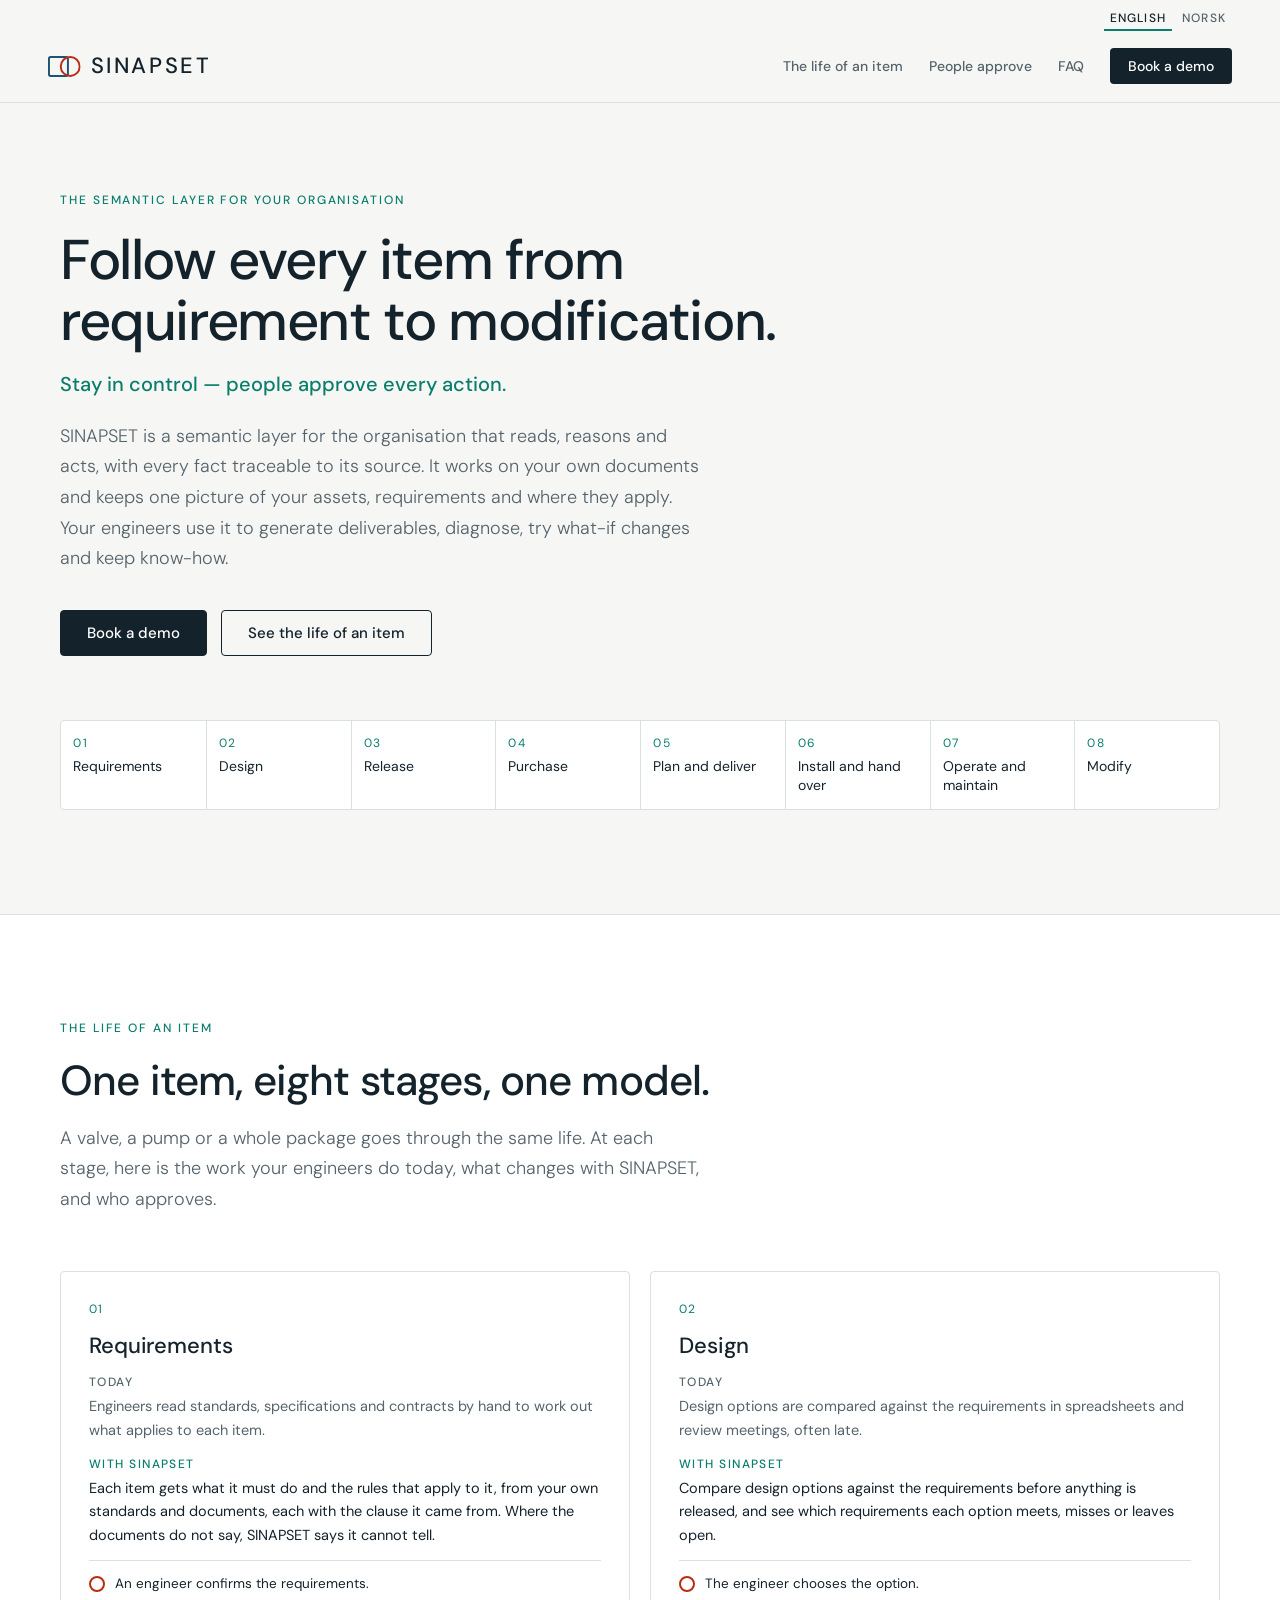
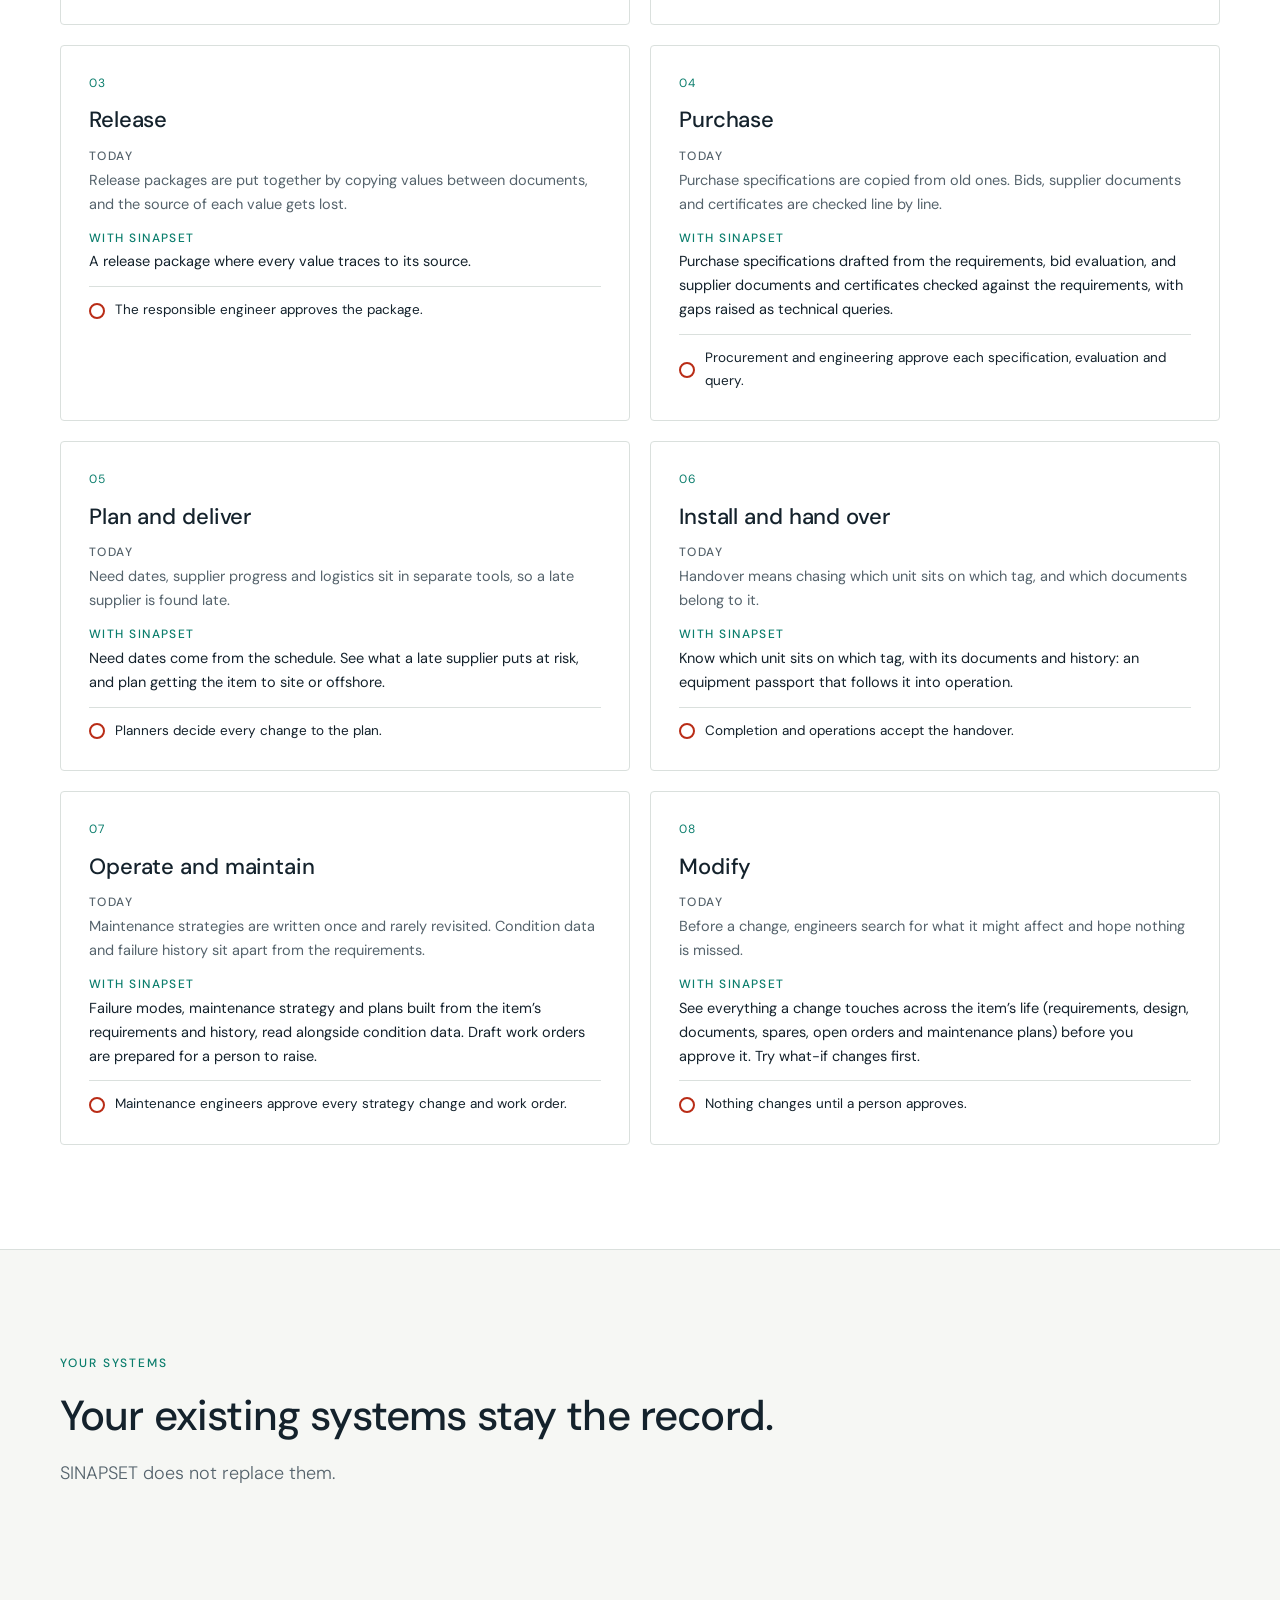
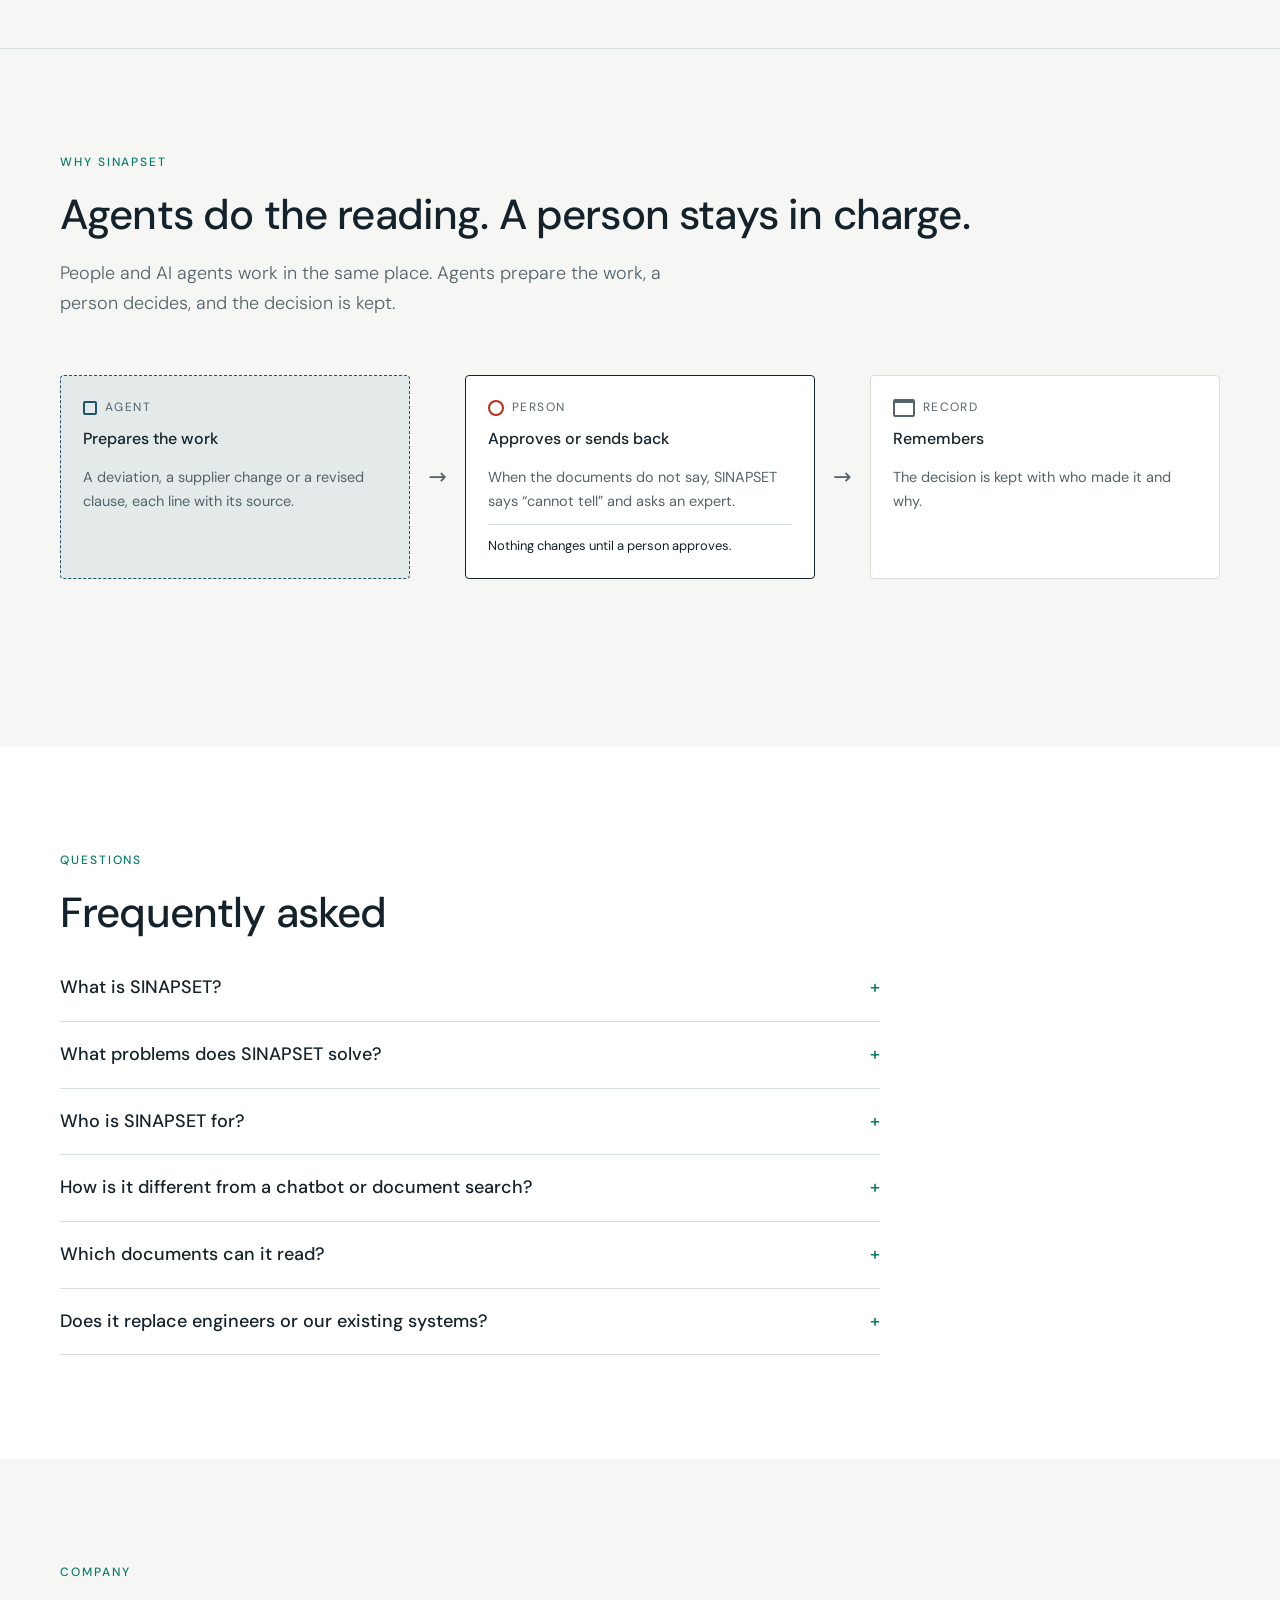
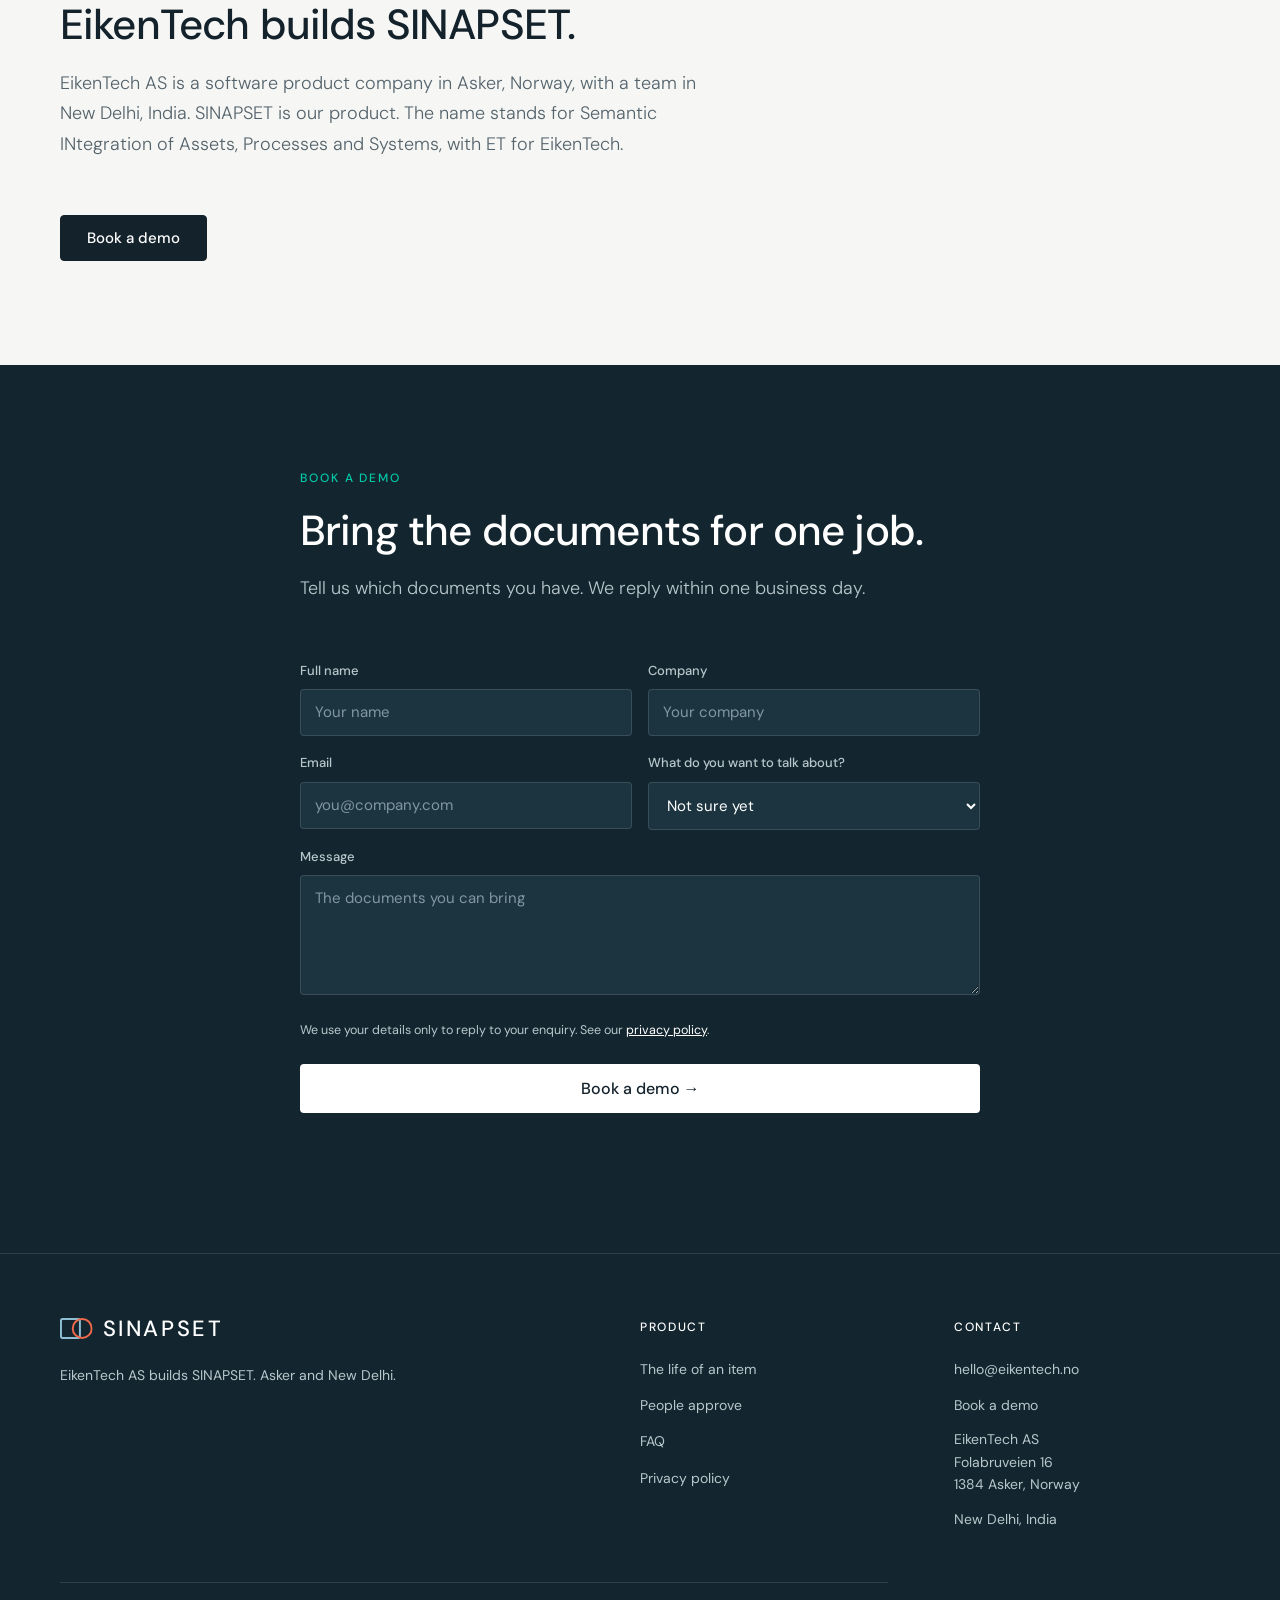
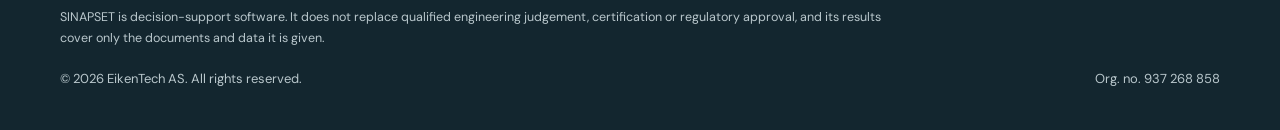
<file: index.html>
<!DOCTYPE html>
<html lang="en">
<head>
  <meta charset="UTF-8" />
  <meta name="viewport" content="width=device-width, initial-scale=1.0"/>
  <title>SINAPSET — follow every item through its life</title>
  <meta name="description" content="SINAPSET is a semantic layer that follows each item from requirement to modification. Stay in control — people approve every action."/>
  <link rel="canonical" href="https://eikentech.no/"/>
  <meta name="theme-color" content="#F6F7F4"/>
  <link rel="icon" href="favicon.png" type="image/png" sizes="384x384"/>
  <link rel="icon" href="favicon.svg" type="image/svg+xml"/>
  <meta property="og:type" content="website"/>
  <meta property="og:url" content="https://eikentech.no/"/>
  <meta property="og:site_name" content="SINAPSET"/>
  <meta property="og:title" content="SINAPSET — follow every item through its life"/>
  <meta property="og:description" content="SINAPSET is a semantic layer that follows each item from requirement to modification. Stay in control — people approve every action."/>
  <meta property="og:image" content="https://eikentech.no/og-image.png"/>
  <meta property="og:image:type" content="image/png"/>
  <meta property="og:image:width" content="1200"/>
  <meta property="og:image:height" content="630"/>
  <meta property="og:image:alt" content="SINAPSET — follow every item through its life. Stay in control: people approve every action."/>
  <meta property="og:locale" content="en_GB"/>
  <meta property="og:locale:alternate" content="nb_NO"/>
  <meta name="twitter:card" content="summary_large_image"/>
  <meta name="twitter:title" content="SINAPSET — follow every item through its life"/>
  <meta name="twitter:description" content="SINAPSET is a semantic layer that follows each item from requirement to modification. Stay in control — people approve every action."/>
  <meta name="twitter:image" content="https://eikentech.no/og-image.png"/>
  <meta name="twitter:image:alt" content="SINAPSET — follow every item through its life. Stay in control: people approve every action."/>
  <script type="application/ld+json">
  {
    "@context": "https://schema.org",
    "@type": "Organization",
    "@id": "https://eikentech.no/#organization",
    "name": "EikenTech AS",
    "legalName": "EikenTech AS",
    "alternateName": "EikenTech",
    "description": "EikenTech AS is a Norwegian software product company in Asker. It builds SINAPSET, a semantic layer for engineering organisations that follows each item from requirements and design through purchase, installation, maintenance and modification, with every fact traceable to its source. Stay in control: people approve every action. EikenTech sells its own software product; it is not an IT consultancy.",
    "url": "https://eikentech.no/",
    "logo": "https://eikentech.no/favicon.png",
    "knowsAbout": ["Engineering software", "Semantic layer", "Requirements management", "Asset lifecycle", "Procurement engineering", "Maintenance engineering"],
    "email": "hello@eikentech.no",
    "taxID": "937268858",
    "identifier": { "@type": "PropertyValue", "propertyID": "Organisasjonsnummer", "value": "937268858" },
    "brand": { "@type": "Brand", "name": "SINAPSET" },
    "address": { "@type": "PostalAddress", "streetAddress": "Folabruveien 16", "postalCode": "1384", "addressLocality": "Asker", "addressCountry": "NO" },
    "location": [
      { "@type": "Place", "name": "Asker", "address": { "@type": "PostalAddress", "streetAddress": "Folabruveien 16", "postalCode": "1384", "addressLocality": "Asker", "addressCountry": "NO" } },
      { "@type": "Place", "name": "New Delhi", "address": { "@type": "PostalAddress", "addressLocality": "New Delhi", "addressCountry": "IN" } }
    ]
  }
  </script>
  <script type="application/ld+json">
  {
    "@context": "https://schema.org",
    "@type": "SoftwareApplication",
    "name": "SINAPSET",
    "alternateName": "Semantic INtegration of Assets, Processes and Systems",
    "applicationCategory": "BusinessApplication",
    "operatingSystem": "Web",
    "url": "https://eikentech.no/",
    "publisher": { "@id": "https://eikentech.no/#organization" },
    "description": "SINAPSET is a semantic layer for the organisation that reads, reasons and acts, with every fact traceable to its source. Stay in control: people approve every action. It works on the organisation's own documents, keeps one picture of its assets, requirements and where they apply, and follows each item through its life: requirements, design, release, purchase, plan and deliver, install and hand over, operate and maintain, and modify. Engineers use it to generate deliverables, diagnose problems, try what-if changes and keep know-how. The organisation's existing systems stay the record; SINAPSET does not replace them.",
    "featureList": [
      "Requirements: what each item must do and which rules apply, from your own standards and documents",
      "Design: compare design options against the requirements before release",
      "Release: release packages where every value traces to its source",
      "Purchase: purchase specifications, bid evaluation, and supplier documents and certificates checked against the requirements",
      "Plan and deliver: need dates from the schedule and what a late supplier puts at risk",
      "Install and hand over: which unit sits on which tag, with its documents (equipment passport)",
      "Operate and maintain: failure modes, maintenance strategy and plans, and draft work orders",
      "Modify: everything a change touches across the item's life, before you approve it",
      "Stay in control: people approve every action; every fact traces to its source"
    ],
    "audience": { "@type": "BusinessAudience", "audienceType": "Engineering, operations and maintenance, quality, procurement and supplier quality, and document control teams, starting in oil and gas and offshore, with energy, manufacturing, space, aerospace and defence" },
    "keywords": "semantic layer, engineering software, asset lifecycle, requirements, design comparison, release package, purchase specification, bid evaluation, equipment passport, maintenance strategy, change impact, decision support"
  }
  </script>
  <script type="application/ld+json">
  {
    "@context": "https://schema.org",
    "@type": "FAQPage",
    "mainEntity": [
      { "@type": "Question", "name": "What is SINAPSET?",
        "acceptedAnswer": { "@type": "Answer", "text": "SINAPSET is a semantic layer for the organisation from EikenTech. It reads, reasons and acts, with every fact traceable to its source, and people approve every action. It reads the organisation's own documents and data into one picture of its assets, requirements and where they apply, and follows each item from requirement to design, purchase, installation, maintenance and modification. Agents propose work from that model, such as engineering deliverables, diagnoses and what-if answers, and a person approves it before anything is acted on." } },
      { "@type": "Question", "name": "What problems does SINAPSET solve?",
        "acceptedAnswer": { "@type": "Answer", "text": "It generates engineering deliverables, helps diagnose problems and test what-if changes, keeps know-how, and answers the questions that otherwise take days of reading: what a revised standard or contract change affects, where your specification disagrees with the standards it claims, whether a supplier's quote or datasheet meets your requirements, which requirements apply to a piece of equipment, and why a past decision was made." } },
      { "@type": "Question", "name": "Who is SINAPSET for?",
        "acceptedAnswer": { "@type": "Answer", "text": "Engineering, operations and maintenance, quality and product assurance, procurement and supplier quality, and document control teams in industries run on standards and long-lived assets. We start in oil and gas and offshore; energy, manufacturing, space, aerospace and defence follow on the same platform." } },
      { "@type": "Question", "name": "How is it different from a chatbot or document search?",
        "acceptedAnswer": { "@type": "Answer", "text": "A chatbot or search tool finds text and lets a model guess. SINAPSET keeps one model of your items, their requirements and their history, shows the source behind every line, and says 'cannot tell' when the documents do not give an answer. A person approves the work, and the decision is kept." } },
      { "@type": "Question", "name": "Which documents can it read?",
        "acceptedAnswer": { "@type": "Answer", "text": "Standards and their amendments, contracts and contract changes, internal specifications, supplier quotes, datasheets and registers, as PDF, Word or Excel. SINAPSET works on your own documents." } },
      { "@type": "Question", "name": "Does it replace engineers or our existing systems?",
        "acceptedAnswer": { "@type": "Answer", "text": "No. SINAPSET is decision support. It prepares the work and a qualified person decides. Your existing systems stay the record; SINAPSET does not replace them." } }
    ]
  }
  </script>
  <link rel="alternate" type="text/plain" href="/llms.txt" title="SINAPSET summary for AI assistants"/>
  <link rel="stylesheet" href="fonts.css"/>
  <style>
    /* Nordic: snow and white surfaces, fjord-blue ink, one pine-teal accent from the ET mark, hairlines instead of shadows. */
    :root {
      --snow: #F6F7F4;
      --white: #FFFFFF;
      --birch: #ECE8DF;
      --ink: #14222C;
      --muted: #55636C;
      --line: #DAE0DD;
      --fjord: #13262F;
      --fjord-2: #1C3440;
      --fjord-line: rgba(255,255,255,0.12);
      --frost: #B9C7CC;
      --teal: #00C9A7;
      --teal-ink: #0A7D6C;
      --teal-wash: rgba(0,168,140,0.10);
      --amber: #7a4e00; /* brand book 'differ' */
      --clause-mark: rgba(30,84,112,0.16);
      /* SINAPSET brand book: agent = square, stamp = a person's approval (docs/product/design/sinapset-theme.md) */
      --agent: #1e5470;
      --stamp: #b92c16;
      --agent-wash: rgba(30,84,112,0.08);
      --mark-agent: var(--agent);
      --mark-stamp: var(--stamp);
      --r: 4px;
    }

    *, *::before, *::after { box-sizing: border-box; margin: 0; padding: 0; }
    html { scroll-behavior: smooth; }
    body {
      font-family: 'DM Sans', system-ui, -apple-system, 'Segoe UI', sans-serif;
      background: var(--snow);
      color: var(--ink);
      font-size: 16px;
      line-height: 1.65;
      overflow-x: hidden;
    }
    a { color: inherit; }
    :focus-visible { outline: 2px solid var(--teal-ink); outline-offset: 2px; }

    /* ── WORDMARK ── one face for SINAPSET and EikenTech: DM Sans Medium; the symbol carries the colour */
    .wm { display: inline-flex; align-items: baseline; font-family: 'DM Sans', sans-serif; font-weight: 500; letter-spacing: 0.12em; font-size: 22px; line-height: 1; color: var(--ink); text-decoration: none; white-space: nowrap; }
    .on-dark .wm { color: var(--white); }
    .on-dark { --mark-agent: #8fbdd3; --mark-stamp: #f0694a; }
    .lockup { display: inline-flex; align-items: center; gap: 0.45em; font-size: 22px; }
    .lockup .mk { height: 0.95em; width: auto; aspect-ratio: 100 / 64; flex: none; overflow: visible; }
    .lockup .wm { font-size: 1em; }
    .brand-lockup { display: inline-flex; flex-direction: column; gap: 5px; text-decoration: none; }
    .brand-by { font-size: 12px; color: var(--muted); letter-spacing: 0.02em; }
    .on-dark .brand-by { color: var(--frost); }

    /* ── LANGUAGE ── */
    .lang-bar { display: flex; justify-content: flex-end; gap: 4px; padding: 8px 48px 0; }
    .lang-btn {
      background: transparent; border: 0; border-bottom: 2px solid transparent;
      color: var(--muted); padding: 2px 6px; cursor: pointer;
      font: 500 12px/1.4 'DM Sans', sans-serif; letter-spacing: 0.1em; text-transform: uppercase;
    }
    .lang-btn.active { color: var(--ink); border-bottom-color: var(--teal-ink); }

    /* ── NAV ── */
    nav {
      position: sticky; top: 0; z-index: 100;
      background: rgba(246,247,244,0.94);
      backdrop-filter: blur(10px); -webkit-backdrop-filter: blur(10px);
      display: flex; align-items: center; justify-content: space-between;
      padding: 0 48px; min-height: 72px;
      border-bottom: 1px solid var(--line);
    }
    .nav-links { display: flex; gap: 26px; list-style: none; align-items: center; }
    .nav-links a { color: var(--muted); text-decoration: none; font-size: 14px; font-weight: 500; }
    .nav-links a:hover { color: var(--ink); }
    .nav-cta {
      background: var(--ink); color: var(--white) !important;
      padding: 9px 18px; border-radius: var(--r); font-weight: 500 !important;
    }
    .nav-cta:hover { background: var(--fjord-2); }
    .nav-toggle {
      display: none; background: transparent; border: 1px solid var(--line); border-radius: var(--r);
      color: var(--ink); font-size: 18px; line-height: 1; padding: 7px 10px; cursor: pointer;
    }

    /* ── LAYOUT ── */
    section { padding: 104px 48px; scroll-margin-top: 80px; }
    .inner { max-width: 1160px; margin: 0 auto; }
    .section-label {
      font-size: 12px; font-weight: 500; letter-spacing: 0.16em; text-transform: uppercase;
      color: var(--teal-ink); margin-bottom: 18px;
    }
    h1, h2, h3, h4 { font-family: 'DM Sans', sans-serif; font-weight: 500; text-wrap: balance; }
    h1 { font-size: clamp(34px, 4.6vw, 56px); line-height: 1.1; letter-spacing: -0.025em; margin-bottom: 24px; }
    h2 { font-size: clamp(28px, 3.3vw, 42px); line-height: 1.15; letter-spacing: -0.02em; margin-bottom: 18px; }
    h3 { font-size: 18px; line-height: 1.35; letter-spacing: -0.005em; margin-bottom: 8px; }
    h4 { font-size: 16px; line-height: 1.4; margin-bottom: 6px; }
    .section-intro { font-size: 18px; font-weight: 300; color: var(--muted); max-width: 640px; line-height: 1.7; margin-bottom: 56px; }
    .small { font-size: 13px; color: var(--muted); line-height: 1.6; }
    .dark { background: var(--fjord); color: var(--white); }
    .dark .section-label { color: var(--teal); }
    .dark .section-intro, .dark .small { color: var(--frost); }
    .band-birch { background: var(--birch); }
    .band-white { background: var(--white); }
    .rule { border-top: 1px solid var(--line); }

    .btn {
      display: inline-flex; align-items: center; gap: 8px;
      padding: 13px 26px; border-radius: var(--r); text-decoration: none;
      font: 500 15px/1.2 'DM Sans', sans-serif; border: 1px solid var(--ink); cursor: pointer;
    }
    .btn-primary { background: var(--ink); color: var(--white); }
    .btn-primary:hover { background: var(--fjord-2); }
    .btn-outline { background: transparent; color: var(--ink); }
    .btn-outline:hover { border-color: var(--teal-ink); color: var(--teal-ink); }
    .ctas { display: flex; gap: 14px; flex-wrap: wrap; }

    /* ── DIAGRAM PRIMITIVES ── */
    .box { background: var(--white); border: 1px solid var(--line); border-radius: var(--r); }
    .doc {
      flex: none; width: 24px; height: 30px; border: 1px solid var(--frost); border-radius: 2px; background: var(--white);
      background-image: linear-gradient(var(--frost), var(--frost)), linear-gradient(var(--frost), var(--frost)), linear-gradient(var(--frost), var(--frost)), linear-gradient(var(--frost), var(--frost));
      background-size: 13px 1px, 11px 1px, 13px 1px, 8px 1px;
      background-position: 5px 8px, 5px 12px, 5px 16px, 5px 20px;
      background-repeat: no-repeat;
    }
    .sq { flex: none; width: 14px; height: 14px; border: 2px solid var(--agent); border-radius: 2px; }
    .ci { flex: none; width: 16px; height: 16px; border: 2px solid var(--stamp); border-radius: 50%; }
    .sys { flex: none; width: 22px; height: 18px; border: 2px solid var(--muted); border-radius: 2px; box-shadow: inset 0 4px 0 -2px var(--muted); }
    .item { display: flex; gap: 12px; align-items: center; padding: 11px 14px; font-size: 14.5px; line-height: 1.35; }
    .item small { display: block; font-size: 12.5px; color: var(--muted); }
    .col-label { font-size: 12px; letter-spacing: 0.14em; text-transform: uppercase; color: var(--muted); margin-bottom: 4px; }
    .arrow { color: var(--muted); font-size: 22px; text-align: center; line-height: 1; }
    .arrow::before { content: "→"; }

    /* ── HERO ── */
    .hero { padding: 88px 48px 104px; }
    .hero .section-intro { margin-bottom: 36px; }
    .hero-flow { display: grid; grid-template-columns: 1fr auto 1.2fr auto 1fr; gap: 18px; align-items: start; margin-top: 72px; }
    .hero-flow > .arrow, .hero-flow > .core { align-self: center; }
    .stack { display: grid; gap: 10px; min-width: 0; }
    .core { padding: 28px 24px; display: grid; gap: 16px; justify-items: center; text-align: center; border-color: var(--ink); }
    .core .lockup { font-size: 26px; }
    .axes3 { display: grid; grid-template-columns: 1fr 1fr 1fr; gap: 6px; width: 100%; }
    .axes3 > span { padding: 7px 4px; border: 1px solid var(--line); border-radius: 2px; font-size: 12.5px; background: var(--snow); }
    .trace { display: flex; align-items: center; gap: 8px; font-size: 12.5px; color: var(--muted); }
    .trace i { font-style: normal; padding: 2px 8px; background: var(--clause-mark); border-left: 2px solid var(--agent); color: var(--ink); }

    /* ── PROBLEMS ── */
    .problems { display: grid; grid-template-columns: repeat(3, 1fr); gap: 20px; }
    .prob { padding: 26px; display: grid; gap: 14px; align-content: start; min-width: 0; }
    .prob .ask { font-size: 18px; line-height: 1.4; letter-spacing: -0.005em; }
    .prob .ask::before { content: "“"; color: var(--teal-ink); }
    .prob .ask::after { content: "”"; color: var(--teal-ink); }
    .prob .does { font-size: 14.5px; color: var(--muted); border-top: 1px solid var(--line); padding-top: 12px; }
    .prob .does b { display: block; font-size: 12px; letter-spacing: 0.12em; text-transform: uppercase; font-weight: 500; color: var(--teal-ink); margin-bottom: 4px; }
    .who-for { display: grid; grid-template-columns: 1fr 1fr; gap: 20px; margin-top: 40px; }
    .who-for div { padding-top: 16px; border-top: 1px solid var(--ink); }
    .who-for p { font-size: 15px; color: var(--muted); }

    /* ── FAQ ── */
    .faq { max-width: 820px; }
    .faq details { border-bottom: 1px solid var(--line); padding: 18px 0; }
    .faq summary { cursor: pointer; list-style: none; display: flex; justify-content: space-between; gap: 16px; font-size: 18px; font-weight: 500; }
    .faq summary::-webkit-details-marker { display: none; }
    .faq summary::after { content: "+"; color: var(--teal-ink); }
    .faq details[open] summary::after { content: "−"; }
    .faq details p { margin-top: 10px; color: var(--muted); max-width: 70ch; }

    /* ── STEPS ── */
    .steps { display: grid; grid-template-columns: repeat(4, 1fr); gap: 0; border: 1px solid var(--line); border-radius: var(--r); background: var(--white); }
    .step { padding: 30px 26px; position: relative; min-width: 0; }
    .step + .step { border-left: 1px solid var(--line); }
    .step + .step::before {
      content: "→"; position: absolute; left: 0; top: 34px; transform: translateX(-50%);
      background: var(--white); color: var(--teal-ink); font-size: 15px; padding: 2px 0; line-height: 1;
    }
    .step-num { font-size: 12px; letter-spacing: 0.14em; text-transform: uppercase; color: var(--teal-ink); margin-bottom: 18px; display: block; }
    .step p { font-size: 14.5px; color: var(--muted); }
    .glyph { height: 44px; margin-bottom: 18px; display: flex; align-items: flex-end; gap: 5px; }
    .glyph .doc { width: 28px; height: 36px; }
    .glyph .hl { width: 46px; height: 36px; border: 1px solid var(--frost); border-radius: 2px; position: relative; background: var(--white); }
    .glyph .hl::after { content: ""; position: absolute; left: 5px; right: 5px; top: 14px; height: 8px; background: var(--clause-mark); border-left: 2px solid var(--agent); }
    .glyph .fan { display: grid; gap: 4px; }
    .glyph .fan i { display: block; height: 8px; width: 40px; border: 1px solid var(--frost); border-radius: 2px; }
    .glyph .fan i.re { border-color: var(--amber); width: 40px; }

    /* ── CHANGE TRACE ── */
    .change { display: grid; grid-template-columns: 0.9fr auto 1.4fr; gap: 28px; align-items: center; margin-bottom: 64px; }
    .editions { display: grid; gap: 10px; }
    .ed { display: flex; gap: 12px; align-items: center; padding: 14px 16px; }
    .ed.old { color: var(--muted); background: transparent; border-style: dashed; }
    .ed.old b { text-decoration: line-through; text-decoration-color: var(--frost); }
    .ed b { font-weight: 500; }
    .ed small { display: block; font-size: 12.5px; color: var(--muted); }
    .impact { display: grid; gap: 8px; }
    .imp { display: grid; grid-template-columns: 1fr auto; gap: 14px; align-items: center; padding: 12px 16px; font-size: 14.5px; }
    .imp small { display: block; color: var(--muted); font-size: 12.5px; }
    .flag { font-size: 11.5px; letter-spacing: 0.08em; text-transform: uppercase; padding: 3px 9px; border-radius: 999px; border: 1px solid var(--line); color: var(--muted); white-space: nowrap; }
    .flag.re { border-color: var(--amber); color: var(--amber); }
    .flag.ok { border-color: var(--teal-ink); color: var(--teal-ink); }

    /* ── SAMPLES ── */
    .cards { display: grid; grid-template-columns: repeat(3, 1fr); gap: 20px; }
    .card { padding: 30px; display: flex; flex-direction: column; gap: 12px; min-width: 0; }
    .card-tag { font-size: 12px; letter-spacing: 0.12em; text-transform: uppercase; color: var(--teal-ink); }
    .card p { font-size: 14.5px; color: var(--muted); }
    .list { list-style: none; display: grid; gap: 8px; margin-top: 4px; padding-top: 14px; border-top: 1px solid var(--line); }
    .list li { font-size: 14px; color: var(--ink); padding-left: 18px; position: relative; line-height: 1.55; }
    .list li::before { content: ""; position: absolute; left: 0; top: 0.62em; width: 8px; height: 1px; background: var(--teal-ink); }

    /* ── MODEL ── */
    .axes { display: grid; grid-template-columns: repeat(3, 1fr); gap: 18px; position: relative; }
    .axis { padding: 24px; border: 1px solid var(--fjord-line); border-radius: var(--r); background: var(--fjord-2); min-width: 0; }
    .axis h4 { color: var(--white); }
    .axis p { font-size: 14px; color: var(--frost); }
    .axis .k { font-size: 11.5px; letter-spacing: 0.14em; text-transform: uppercase; color: var(--teal); display: block; margin-bottom: 10px; }
    .hub {
      grid-column: 1 / -1; display: grid; grid-template-columns: 1fr auto 1fr; gap: 20px; align-items: center;
      padding: 26px 28px; border: 1px solid var(--teal); border-radius: var(--r);
    }
    .hub .fact { font-size: 17px; color: var(--white); }
    .hub .src { display: flex; gap: 12px; align-items: center; justify-content: flex-end; color: var(--frost); font-size: 14px; text-align: right; }
    .hub .src .doc { border-color: var(--frost); background-color: transparent; }
    .hub .link { color: var(--teal); font-size: 22px; }
    .hub .fact small, .hub .src small { display: block; font-size: 12.5px; color: var(--frost); }

    /* ── LIFE OF AN ITEM ── */
    .lifeline { margin-top: 64px; }
    .lifeline ol { list-style: none; display: grid; grid-template-columns: repeat(8, 1fr); gap: 0; border: 1px solid var(--line); border-radius: var(--r); background: var(--white); }
    .lifeline li + li { border-left: 1px solid var(--line); }
    .lifeline a { display: block; padding: 14px 12px; text-decoration: none; font-size: 14px; line-height: 1.35; height: 100%; }
    .lifeline a:hover { background: var(--teal-wash); }
    .lifeline .n { display: block; font-size: 12px; letter-spacing: 0.14em; color: var(--teal-ink); margin-bottom: 6px; }
    .life { display: grid; grid-template-columns: repeat(2, 1fr); gap: 20px; }
    .stage { padding: 28px; display: grid; gap: 12px; align-content: start; min-width: 0; scroll-margin-top: 90px; }
    .stage h3 { font-size: 22px; margin-bottom: 0; }
    .stage .today, .stage .with { font-size: 14.5px; color: var(--muted); }
    .stage .with { color: var(--ink); }
    .stage .lbl { display: block; font-size: 12px; letter-spacing: 0.12em; text-transform: uppercase; font-weight: 500; color: var(--muted); margin-bottom: 2px; }
    .stage .with .lbl { color: var(--teal-ink); }
    .stage .note { display: flex; gap: 10px; align-items: center; font-size: 13.5px; color: var(--ink); border-top: 1px solid var(--line); padding-top: 12px; }
    .hero .control { font-size: 20px; font-weight: 500; color: var(--teal-ink); margin: -8px 0 20px; }
    .skip { position: absolute; left: 8px; top: -60px; z-index: 200; background: var(--ink); color: var(--white); padding: 8px 14px; border-radius: var(--r); text-decoration: none; }
    .skip:focus { top: 8px; }

    /* ── CONNECT ── */
    .connect { display: grid; grid-template-columns: 1fr 200px 1fr; align-items: center; }
    .side { display: grid; gap: 10px; min-width: 0; }
    .conn { display: flex; justify-content: space-between; gap: 12px; align-items: center; padding: 12px 16px; font-size: 14.5px; position: relative; line-height: 1.35; }
    .conn small { display: block; font-size: 12.5px; color: var(--muted); }
    .side.l .conn::after, .side.r .conn::before { content: ""; position: absolute; top: 50%; width: 34px; border-top: 1px solid var(--frost); }
    .side.l .conn::after { right: -35px; }
    .side.r .conn::before { left: -35px; }
    .mark-ring {
      margin: 0 34px; aspect-ratio: 1; border-radius: 50%; border: 1px solid var(--ink); background: var(--white);
      display: grid; place-items: center; text-align: center;
    }
    .mark-ring .lockup { font-size: 14px; flex-direction: column; gap: 8px; }
    .mark-ring .lockup .mk { height: 22px; }

    /* ── APPROVAL ── */
    .approve { display: grid; grid-template-columns: 1fr auto 1fr auto 1fr; gap: 18px; align-items: stretch; margin-bottom: 64px; }
    .ap { padding: 22px; display: grid; gap: 10px; align-content: start; min-width: 0; }
    .ap.agent { border-style: dashed; border-color: var(--agent); background: var(--agent-wash); }
    .ap.person { border-color: var(--ink); }
    .ap .who { display: flex; align-items: center; gap: 8px; font-size: 12px; letter-spacing: 0.12em; text-transform: uppercase; color: var(--muted); }
    .ap p { font-size: 14.5px; color: var(--muted); }
    .ap .note { font-size: 13px; color: var(--ink); border-top: 1px solid var(--line); padding-top: 10px; }
    .approve .arrow { align-self: center; }
    .benefits { display: grid; grid-template-columns: repeat(3, 1fr); gap: 0; border-top: 1px solid var(--line); }
    .benefit { padding: 28px 28px 0 0; }
    .benefit + .benefit { padding-left: 28px; border-left: 1px solid var(--line); }
    .benefit p { font-size: 14.5px; color: var(--muted); }

    /* ── CONTACT ── */
    .contact-inner { max-width: 680px; margin: 0 auto; }
    .contact-form { display: grid; grid-template-columns: 1fr 1fr; gap: 16px; }
    .contact-form .full { grid-column: 1 / -1; }
    .form-group label { display: block; font-size: 13px; font-weight: 500; color: var(--frost); margin-bottom: 8px; }
    .form-group input, .form-group textarea, .form-group select {
      width: 100%; background: var(--fjord-2); border: 1px solid var(--fjord-line); color: var(--white);
      padding: 12px 14px; border-radius: var(--r); font: 400 15px/1.4 'DM Sans', sans-serif; outline: none;
    }
    .form-group input::placeholder, .form-group textarea::placeholder { color: #8197A0; }
    .form-group input:focus, .form-group textarea:focus, .form-group select:focus { border-color: var(--teal); }
    .form-group textarea { resize: vertical; min-height: 120px; }
    .form-group select option { background: var(--fjord); }
    .form-submit {
      grid-column: 1 / -1; background: var(--white); color: var(--ink); border: 0; padding: 15px;
      border-radius: var(--r); font: 500 16px/1.2 'DM Sans', sans-serif; cursor: pointer; margin-top: 8px;
    }
    .form-submit:hover { background: var(--snow); }
    .form-submit:disabled { opacity: 0.6; cursor: wait; }
    .form-status { grid-column: 1 / -1; font-size: 14px; min-height: 20px; color: var(--frost); }
    .form-status.ok { color: var(--teal); }
    .form-status.error { color: #F3B4A6; }
    .form-consent { grid-column: 1 / -1; font-size: 12.5px; color: var(--frost); line-height: 1.6; }
    .form-consent a { color: var(--white); }
    .form-hp { position: absolute; left: -9999px; width: 1px; height: 1px; overflow: hidden; }

    /* ── FOOTER ── */
    footer { background: var(--fjord); color: var(--frost); padding: 64px 48px 40px; border-top: 1px solid var(--fjord-line); }
    .footer-grid { display: grid; grid-template-columns: 2fr 1fr 1fr; gap: 48px; margin-bottom: 40px; }
    .footer-brand p { font-size: 14px; margin-top: 16px; line-height: 1.7; max-width: 360px; }
    .footer-col h5 { font-size: 12px; letter-spacing: 0.14em; text-transform: uppercase; font-weight: 500; color: var(--white); margin-bottom: 18px; }
    .footer-col ul { list-style: none; }
    .footer-col li { margin-bottom: 10px; }
    .footer-col a { color: var(--frost); text-decoration: none; font-size: 14px; }
    .footer-col a:hover { color: var(--white); }
    .footer-col .addr { font-size: 14px; line-height: 1.6; }
    .footer-legal { font-size: 12.5px; line-height: 1.65; max-width: 92ch; border-top: 1px solid var(--fjord-line); padding-top: 24px; margin-bottom: 20px; }
    .footer-bottom { display: flex; justify-content: space-between; align-items: center; gap: 12px; flex-wrap: wrap; font-size: 13px; }

    /* ── RESPONSIVE ── */
    @media (max-width: 1100px) {
      nav, .lang-bar { padding-left: 24px; padding-right: 24px; }
      section, .hero { padding-left: 24px; padding-right: 24px; }
      section { padding-top: 72px; padding-bottom: 72px; }
      .nav-toggle { display: block; }
      nav { flex-wrap: wrap; padding-top: 14px; padding-bottom: 14px; }
      .nav-links { display: none; }
      .nav-links.open { display: flex; flex-direction: column; align-items: flex-start; gap: 16px; width: 100%; padding: 16px 0 12px; }
      .hero-flow { grid-template-columns: 1fr; }
      .lifeline ol { grid-template-columns: repeat(4, 1fr); }
      .lifeline li:nth-child(5) { border-left: 0; }
      .lifeline li:nth-child(n+5) { border-top: 1px solid var(--line); }
      .life { grid-template-columns: 1fr; }
      .arrow::before { content: "↓"; }
      .steps { grid-template-columns: 1fr 1fr; }
      .step:nth-child(3) { border-left: 0; }
      .step:nth-child(n+3) { border-top: 1px solid var(--line); }
      .step:nth-child(3)::before { display: none; }
      .change { grid-template-columns: 1fr; }
      .problems { grid-template-columns: 1fr 1fr; }
      .who-for { grid-template-columns: 1fr; }
      .cards { grid-template-columns: 1fr; }
      .connect { grid-template-columns: 1fr; gap: 20px; }
      .side.l .conn::after, .side.r .conn::before { display: none; }
      .mark-ring { width: 170px; margin: 0 auto; }
      .approve { grid-template-columns: 1fr; }
      .benefits { grid-template-columns: 1fr; }
      .benefit, .benefit + .benefit { padding: 22px 0; border-left: 0; }
      .benefit + .benefit { border-top: 1px solid var(--line); }
      .footer-grid { grid-template-columns: 1fr 1fr; }
    }
    @media (max-width: 640px) {
      section, .hero { padding-left: 16px; padding-right: 16px; }
      nav, .lang-bar { padding-left: 16px; padding-right: 16px; }
      .problems { grid-template-columns: 1fr; }
      .lifeline ol { grid-template-columns: 1fr 1fr; }
      .lifeline li:nth-child(odd) { border-left: 0; }
      .lifeline li:nth-child(n+3) { border-top: 1px solid var(--line); }
      .steps { grid-template-columns: 1fr; }
      .step + .step { border-left: 0; border-top: 1px solid var(--line); }
      .step + .step::before { display: none; }
      .axes { grid-template-columns: 1fr; }
      .hub { grid-template-columns: 1fr; }
      .hub .src { justify-content: flex-start; text-align: left; }
      .hub .link { transform: rotate(90deg); justify-self: start; }
      .contact-form { grid-template-columns: 1fr; }
      .footer-grid { grid-template-columns: 1fr; }
    }
    @media (prefers-reduced-motion: reduce) { html { scroll-behavior: auto; } }

    /* ── LANGUAGE ── only hide the inactive language; never force a display value */
    body:not(.lang-no) [data-lang="no"],
    body.lang-no [data-lang="en"] { display: none !important; }
  </style>
</head>
<body>
<svg width="0" height="0" style="position:absolute" aria-hidden="true" focusable="false">
  <symbol id="sinapset-mark" viewBox="0 0 100 64">
    <rect x="3" y="3" width="58" height="58" rx="5" fill="none" stroke-width="6" style="stroke: var(--mark-agent)"/>
    <circle cx="68" cy="32" r="29" fill="none" stroke-width="6" style="stroke: var(--mark-stamp)"/>
  </symbol>
</svg>

<a class="skip" href="#top"><span data-lang="en">Skip to content</span><span data-lang="no" lang="nb">Hopp til innhold</span></a>

<!-- LANGUAGE BAR -->
<div class="lang-bar">
  <button class="lang-btn active" onclick="setLang('en')" id="btn-en" aria-pressed="true" lang="en">English</button>
  <button class="lang-btn" onclick="setLang('no')" id="btn-no" aria-pressed="false" lang="nb">Norsk</button>
</div>

<!-- NAV -->
<nav>
  <a href="#top" class="brand-lockup" aria-label="SINAPSET">
    <span class="lockup"><svg class="mk" viewBox="0 0 100 64" aria-hidden="true" focusable="false"><use href="#sinapset-mark"/></svg><span class="wm" aria-hidden="true">SINAPSET</span></span>
  </a>
  <button class="nav-toggle" id="nav-toggle" aria-expanded="false" aria-controls="nav-links" aria-label="Menu">☰</button>
  <ul class="nav-links" id="nav-links">
    <li><a href="#life" data-lang="en">The life of an item</a><a href="#life" data-lang="no" lang="nb">Livet til en enhet</a></li>
    <li><a href="#difference" data-lang="en">People approve</a><a href="#difference" data-lang="no" lang="nb">Mennesker godkjenner</a></li>
    <li><a href="#faq" data-lang="en">FAQ</a><a href="#faq" data-lang="no" lang="nb">Spørsmål</a></li>
    <li><a href="#contact" class="nav-cta" data-lang="en">Book a demo</a><a href="#contact" class="nav-cta" data-lang="no" lang="nb">Bestill en demo</a></li>
  </ul>
</nav>

<main id="top">

<!-- HERO -->
<section class="hero">
  <div class="inner">
    <div class="section-label" data-lang="en">The semantic layer for your organisation</div>
    <div class="section-label" data-lang="no" lang="nb">Det semantiske laget for organisasjonen</div>
    <h1 data-lang="en">Follow every item from requirement to modification.</h1>
    <p class="control" data-lang="en">Stay in control — people approve every action.</p>
    <h1 data-lang="no" lang="nb">Følg hver enhet fra krav til modifikasjon.</h1>
    <p class="control" data-lang="no" lang="nb">Behold kontrollen – mennesker godkjenner hver handling.</p>
    <p class="section-intro" data-lang="en">SINAPSET is a semantic layer for the organisation that reads, reasons and acts, with every fact traceable to its source. It works on your own documents and keeps one picture of your assets, requirements and where they apply. Your engineers use it to generate deliverables, diagnose, try what-if changes and keep know-how.</p>
    <p class="section-intro" data-lang="no" lang="nb">SINAPSET er et semantisk lag for organisasjonen som leser, resonnerer og handler, der hvert faktum kan spores til kilden. Det arbeider på dine egne dokumenter og gir ett bilde av anleggene, kravene og hvor de gjelder. Ingeniørene dine bruker det til å lage leveranser, finne feil, prøve hva-om-endringer og ta vare på kunnskap.</p>
    <div class="ctas">
      <a href="#contact" class="btn btn-primary" data-lang="en">Book a demo</a>
      <a href="#contact" class="btn btn-primary" data-lang="no" lang="nb">Bestill en demo</a>
      <a href="#life" class="btn btn-outline" data-lang="en">See the life of an item</a>
      <a href="#life" class="btn btn-outline" data-lang="no" lang="nb">Se livet til en enhet</a>
    </div>
    <div class="lifeline">
      <ol>
        <li><a href="#stage-1"><span class="n">01</span><span data-lang="en">Requirements</span><span data-lang="no" lang="nb">Krav</span></a></li>
        <li><a href="#stage-2"><span class="n">02</span><span data-lang="en">Design</span><span data-lang="no" lang="nb">Design</span></a></li>
        <li><a href="#stage-3"><span class="n">03</span><span data-lang="en">Release</span><span data-lang="no" lang="nb">Frigivelse</span></a></li>
        <li><a href="#stage-4"><span class="n">04</span><span data-lang="en">Purchase</span><span data-lang="no" lang="nb">Innkjøp</span></a></li>
        <li><a href="#stage-5"><span class="n">05</span><span data-lang="en">Plan and deliver</span><span data-lang="no" lang="nb">Planlegg og lever</span></a></li>
        <li><a href="#stage-6"><span class="n">06</span><span data-lang="en">Install and hand over</span><span data-lang="no" lang="nb">Installer og overlever</span></a></li>
        <li><a href="#stage-7"><span class="n">07</span><span data-lang="en">Operate and maintain</span><span data-lang="no" lang="nb">Drift og vedlikehold</span></a></li>
        <li><a href="#stage-8"><span class="n">08</span><span data-lang="en">Modify</span><span data-lang="no" lang="nb">Modifiser</span></a></li>
      </ol>
    </div>
  </div>
</section>

<!-- LIFE OF AN ITEM -->
<section class="band-white rule" id="life">
  <div class="inner">
    <div class="section-label" data-lang="en">The life of an item</div>
    <div class="section-label" data-lang="no" lang="nb">Livet til en enhet</div>
    <h2 data-lang="en">One item, eight stages, one model.</h2>
    <h2 data-lang="no" lang="nb">Én enhet, åtte trinn, én modell.</h2>
    <p class="section-intro" data-lang="en">A valve, a pump or a whole package goes through the same life. At each stage, here is the work your engineers do today, what changes with SINAPSET, and who approves.</p>
    <p class="section-intro" data-lang="no" lang="nb">En ventil, en pumpe eller en hel pakke går gjennom det samme livsløpet. For hvert trinn: arbeidet ingeniørene gjør i dag, hva som endres med SINAPSET, og hvem som godkjenner.</p>
    <div class="life">
      <article class="stage box" id="stage-1">
        <span class="card-tag">01</span>
        <h3 data-lang="en">Requirements</h3><h3 data-lang="no" lang="nb">Krav</h3>
        <p class="today" data-lang="en"><b class="lbl">Today</b>Engineers read standards, specifications and contracts by hand to work out what applies to each item.</p>
        <p class="today" data-lang="no" lang="nb"><b class="lbl">I dag</b>Ingeniører leser standarder, spesifikasjoner og kontrakter for hånd for å finne ut hva som gjelder for hver enhet.</p>
        <p class="with" data-lang="en"><b class="lbl">With SINAPSET</b>Each item gets what it must do and the rules that apply to it, from your own standards and documents, each with the clause it came from. Where the documents do not say, SINAPSET says it cannot tell.</p>
        <p class="with" data-lang="no" lang="nb"><b class="lbl">Med SINAPSET</b>Hver enhet får det den skal gjøre og reglene som gjelder for den, fra dine egne standarder og dokumenter, hver med klausulen den kom fra. Der dokumentene ikke gir svar, sier SINAPSET fra.</p>
        <p class="note"><span class="ci" aria-hidden="true"></span><span data-lang="en">An engineer confirms the requirements.</span><span data-lang="no" lang="nb">En ingeniør bekrefter kravene.</span></p>
      </article>
      <article class="stage box" id="stage-2">
        <span class="card-tag">02</span>
        <h3 data-lang="en">Design</h3><h3 data-lang="no" lang="nb">Design</h3>
        <p class="today" data-lang="en"><b class="lbl">Today</b>Design options are compared against the requirements in spreadsheets and review meetings, often late.</p>
        <p class="today" data-lang="no" lang="nb"><b class="lbl">I dag</b>Designalternativer sammenlignes med kravene i regneark og møter, ofte sent.</p>
        <p class="with" data-lang="en"><b class="lbl">With SINAPSET</b>Compare design options against the requirements before anything is released, and see which requirements each option meets, misses or leaves open.</p>
        <p class="with" data-lang="no" lang="nb"><b class="lbl">Med SINAPSET</b>Sammenlign designalternativer med kravene før noe frigis, og se hvilke krav hvert alternativ oppfyller, bryter eller lar stå åpne.</p>
        <p class="note"><span class="ci" aria-hidden="true"></span><span data-lang="en">The engineer chooses the option.</span><span data-lang="no" lang="nb">Ingeniøren velger alternativet.</span></p>
      </article>
      <article class="stage box" id="stage-3">
        <span class="card-tag">03</span>
        <h3 data-lang="en">Release</h3><h3 data-lang="no" lang="nb">Frigivelse</h3>
        <p class="today" data-lang="en"><b class="lbl">Today</b>Release packages are put together by copying values between documents, and the source of each value gets lost.</p>
        <p class="today" data-lang="no" lang="nb"><b class="lbl">I dag</b>Frigivelsespakker settes sammen ved å kopiere verdier mellom dokumenter, og kilden til hver verdi går tapt.</p>
        <p class="with" data-lang="en"><b class="lbl">With SINAPSET</b>A release package where every value traces to its source.</p>
        <p class="with" data-lang="no" lang="nb"><b class="lbl">Med SINAPSET</b>En frigivelsespakke der hver verdi kan spores til kilden.</p>
        <p class="note"><span class="ci" aria-hidden="true"></span><span data-lang="en">The responsible engineer approves the package.</span><span data-lang="no" lang="nb">Ansvarlig ingeniør godkjenner pakken.</span></p>
      </article>
      <article class="stage box" id="stage-4">
        <span class="card-tag">04</span>
        <h3 data-lang="en">Purchase</h3><h3 data-lang="no" lang="nb">Innkjøp</h3>
        <p class="today" data-lang="en"><b class="lbl">Today</b>Purchase specifications are copied from old ones. Bids, supplier documents and certificates are checked line by line.</p>
        <p class="today" data-lang="no" lang="nb"><b class="lbl">I dag</b>Innkjøpsspesifikasjoner kopieres fra gamle. Tilbud, leverandørdokumenter og sertifikater kontrolleres linje for linje.</p>
        <p class="with" data-lang="en"><b class="lbl">With SINAPSET</b>Purchase specifications drafted from the requirements, bid evaluation, and supplier documents and certificates checked against the requirements, with gaps raised as technical queries.</p>
        <p class="with" data-lang="no" lang="nb"><b class="lbl">Med SINAPSET</b>Innkjøpsspesifikasjoner laget fra kravene, tilbudsevaluering, og leverandørdokumenter og sertifikater kontrollert mot kravene, med mangler sendt som tekniske spørsmål.</p>
        <p class="note"><span class="ci" aria-hidden="true"></span><span data-lang="en">Procurement and engineering approve each specification, evaluation and query.</span><span data-lang="no" lang="nb">Innkjøp og prosjektering godkjenner hver spesifikasjon, evaluering og forespørsel.</span></p>
      </article>
      <article class="stage box" id="stage-5">
        <span class="card-tag">05</span>
        <h3 data-lang="en">Plan and deliver</h3><h3 data-lang="no" lang="nb">Planlegg og lever</h3>
        <p class="today" data-lang="en"><b class="lbl">Today</b>Need dates, supplier progress and logistics sit in separate tools, so a late supplier is found late.</p>
        <p class="today" data-lang="no" lang="nb"><b class="lbl">I dag</b>Behovsdatoer, leverandørfremdrift og logistikk ligger i ulike verktøy, så en forsinket leverandør oppdages sent.</p>
        <p class="with" data-lang="en"><b class="lbl">With SINAPSET</b>Need dates come from the schedule. See what a late supplier puts at risk, and plan getting the item to site or offshore.</p>
        <p class="with" data-lang="no" lang="nb"><b class="lbl">Med SINAPSET</b>Behovsdatoer hentes fra planen. Se hva en forsinket leverandør setter i fare, og planlegg frakt til anlegget eller offshore.</p>
        <p class="note"><span class="ci" aria-hidden="true"></span><span data-lang="en">Planners decide every change to the plan.</span><span data-lang="no" lang="nb">Planleggerne avgjør hver endring i planen.</span></p>
      </article>
      <article class="stage box" id="stage-6">
        <span class="card-tag">06</span>
        <h3 data-lang="en">Install and hand over</h3><h3 data-lang="no" lang="nb">Installer og overlever</h3>
        <p class="today" data-lang="en"><b class="lbl">Today</b>Handover means chasing which unit sits on which tag, and which documents belong to it.</p>
        <p class="today" data-lang="no" lang="nb"><b class="lbl">I dag</b>Overlevering betyr å lete etter hvilken enhet som sitter på hvilken tag, og hvilke dokumenter som hører til.</p>
        <p class="with" data-lang="en"><b class="lbl">With SINAPSET</b>Know which unit sits on which tag, with its documents and history: an equipment passport that follows it into operation.</p>
        <p class="with" data-lang="no" lang="nb"><b class="lbl">Med SINAPSET</b>Vit hvilken enhet som sitter på hvilken tag, med dokumenter og historikk: et utstyrspass som følger den inn i drift.</p>
        <p class="note"><span class="ci" aria-hidden="true"></span><span data-lang="en">Completion and operations accept the handover.</span><span data-lang="no" lang="nb">Ferdigstillelse og drift godkjenner overleveringen.</span></p>
      </article>
      <article class="stage box" id="stage-7">
        <span class="card-tag">07</span>
        <h3 data-lang="en">Operate and maintain</h3><h3 data-lang="no" lang="nb">Drift og vedlikehold</h3>
        <p class="today" data-lang="en"><b class="lbl">Today</b>Maintenance strategies are written once and rarely revisited. Condition data and failure history sit apart from the requirements.</p>
        <p class="today" data-lang="no" lang="nb"><b class="lbl">I dag</b>Vedlikeholdsstrategier skrives én gang og revideres sjelden. Tilstandsdata og feilhistorikk ligger adskilt fra kravene.</p>
        <p class="with" data-lang="en"><b class="lbl">With SINAPSET</b>Failure modes, maintenance strategy and plans built from the item’s requirements and history, read alongside condition data. Draft work orders are prepared for a person to raise.</p>
        <p class="with" data-lang="no" lang="nb"><b class="lbl">Med SINAPSET</b>Feilmoder, vedlikeholdsstrategi og planer bygget fra enhetens krav og historikk, sett sammen med tilstandsdata. Utkast til arbeidsordrer klargjøres, og en person sender dem videre.</p>
        <p class="note"><span class="ci" aria-hidden="true"></span><span data-lang="en">Maintenance engineers approve every strategy change and work order.</span><span data-lang="no" lang="nb">Vedlikeholdsingeniører godkjenner hver strategiendring og arbeidsordre.</span></p>
      </article>
      <article class="stage box" id="stage-8">
        <span class="card-tag">08</span>
        <h3 data-lang="en">Modify</h3><h3 data-lang="no" lang="nb">Modifiser</h3>
        <p class="today" data-lang="en"><b class="lbl">Today</b>Before a change, engineers search for what it might affect and hope nothing is missed.</p>
        <p class="today" data-lang="no" lang="nb"><b class="lbl">I dag</b>Før en endring leter ingeniørene etter hva den kan påvirke, og håper at ingenting blir oversett.</p>
        <p class="with" data-lang="en"><b class="lbl">With SINAPSET</b>See everything a change touches across the item’s life (requirements, design, documents, spares, open orders and maintenance plans) before you approve it. Try what-if changes first.</p>
        <p class="with" data-lang="no" lang="nb"><b class="lbl">Med SINAPSET</b>Se alt en endring berører gjennom enhetens levetid (krav, design, dokumenter, reservedeler, åpne ordrer og vedlikeholdsplaner) før du godkjenner den. Prøv hva-om-endringer først.</p>
        <p class="note"><span class="ci" aria-hidden="true"></span><span data-lang="en">Nothing changes until a person approves.</span><span data-lang="no" lang="nb">Ingenting endres før en person godkjenner.</span></p>
      </article>
    </div>
  </div>
</section>

<!-- YOUR SYSTEMS -->
<section class="rule" id="systems">
  <div class="inner">
    <div class="section-label" data-lang="en">Your systems</div>
    <div class="section-label" data-lang="no" lang="nb">Systemene dine</div>
    <h2 data-lang="en">Your existing systems stay the record.</h2>
    <h2 data-lang="no" lang="nb">Systemene du har i dag, forblir kildesystemene.</h2>
    <p class="section-intro" data-lang="en">SINAPSET does not replace them.</p>
    <p class="section-intro" data-lang="no" lang="nb">SINAPSET erstatter dem ikke.</p>
  </div>
</section>

<!-- DIFFERENCE -->
<section class="rule" id="difference">
  <div class="inner">
    <div class="section-label" data-lang="en">Why SINAPSET</div>
    <div class="section-label" data-lang="no" lang="nb">Hvorfor SINAPSET</div>
    <h2 data-lang="en">Agents do the reading. A person stays in charge.</h2>
    <h2 data-lang="no" lang="nb">Agentene leser. En person har kontrollen.</h2>
    <p class="section-intro" data-lang="en">People and AI agents work in the same place. Agents prepare the work, a person decides, and the decision is kept.</p>
    <p class="section-intro" data-lang="no" lang="nb">Mennesker og KI-agenter arbeider på samme sted. Agentene forbereder, en person avgjør, og beslutningen tas vare på.</p>

    <div class="approve" role="img" aria-label="An agent prepares work with its clause, a person approves it, and the decision is recorded.">
      <div class="ap box agent">
        <span class="who"><span class="sq"></span><span data-lang="en">Agent</span><span data-lang="no" lang="nb">Agent</span></span>
        <h4 data-lang="en">Prepares the work</h4><h4 data-lang="no" lang="nb">Forbereder arbeidet</h4>
        <p data-lang="en">A deviation, a supplier change or a revised clause, each line with its source.</p>
        <p data-lang="no" lang="nb">Et avvik, et leverandørbytte eller en revidert klausul, hver linje med sin kilde.</p>
      </div>
      <div class="arrow" aria-hidden="true"></div>
      <div class="ap box person">
        <span class="who"><span class="ci"></span><span data-lang="en">Person</span><span data-lang="no" lang="nb">Person</span></span>
        <h4 data-lang="en">Approves or sends back</h4><h4 data-lang="no" lang="nb">Godkjenner eller sender tilbake</h4>
        <p data-lang="en">When the documents do not say, SINAPSET says “cannot tell” and asks an expert.</p>
        <p data-lang="no" lang="nb">Når dokumentene ikke gir svar, sier SINAPSET at det ikke kan avgjøres, og spør en fagperson.</p>
        <span class="note" data-lang="en">Nothing changes until a person approves.</span>
        <span class="note" data-lang="no" lang="nb">Ingenting endres før en person har godkjent.</span>
      </div>
      <div class="arrow" aria-hidden="true"></div>
      <div class="ap box">
        <span class="who"><span class="sys"></span><span data-lang="en">Record</span><span data-lang="no" lang="nb">Logg</span></span>
        <h4 data-lang="en">Remembers</h4><h4 data-lang="no" lang="nb">Husker</h4>
        <p data-lang="en">The decision is kept with who made it and why.</p>
        <p data-lang="no" lang="nb">Beslutningen lagres med hvem som tok den og hvorfor.</p>
      </div>
    </div>

  </div>
</section>

<!-- FAQ -->
<section class="band-white" id="faq">
  <div class="inner">
    <div class="section-label" data-lang="en">Questions</div>
    <div class="section-label" data-lang="no" lang="nb">Spørsmål</div>
    <h2 data-lang="en">Frequently asked</h2>
    <h2 data-lang="no" lang="nb">Ofte stilte spørsmål</h2>
    <div class="faq">
      <details>
        <summary><span data-lang="en">What is SINAPSET?</span><span data-lang="no" lang="nb">Hva er SINAPSET?</span></summary>
        <p data-lang="en">SINAPSET is a semantic layer for the organisation from EikenTech. It reads, reasons and acts, with every fact traceable to its source. It reads your own documents and data into one picture of your assets, requirements and where they apply, and follows each item from requirement to design, purchase, installation, maintenance and modification. Agents propose the work. Stay in control — people approve every action.</p>
        <p data-lang="no" lang="nb">SINAPSET er et semantisk lag for organisasjonen, laget av EikenTech. Det leser, resonnerer og handler, og hvert faktum kan spores til kilden. Det leser dine egne dokumenter og data inn i ett bilde av anleggene, kravene og hvor de gjelder, og følger hver enhet fra krav til design, innkjøp, installasjon, vedlikehold og modifikasjon. Agenter foreslår arbeidet. Behold kontrollen – mennesker godkjenner hver handling.</p>
      </details>
      <details>
        <summary><span data-lang="en">What problems does SINAPSET solve?</span><span data-lang="no" lang="nb">Hvilke problemer løser SINAPSET?</span></summary>
        <p data-lang="en">It generates engineering deliverables, helps diagnose problems and test what-if changes, keeps know-how, and answers the questions that otherwise take days of reading: what a revised standard or contract change affects, where your specification disagrees with the standards it claims, whether a supplier’s quote or datasheet meets your requirements, which requirements apply to a piece of equipment, and why a past decision was made.</p>
        <p data-lang="no" lang="nb">Det lager tekniske leveranser, hjelper med feilsøking og hva-om-endringer, tar vare på kunnskap, og besvarer spørsmål som ellers krever dager med lesing: hva en revidert standard eller kontraktsendring berører, hvor spesifikasjonen avviker fra standardene den viser til, om et leverandørtilbud eller datablad oppfyller kravene, hvilke krav som gjelder for et utstyr, og hvorfor en tidligere beslutning ble tatt.</p>
      </details>
      <details>
        <summary><span data-lang="en">Who is SINAPSET for?</span><span data-lang="no" lang="nb">Hvem er SINAPSET for?</span></summary>
        <p data-lang="en">Engineering, operations and maintenance, quality and product assurance, procurement and supplier quality, and document control teams in industries run on standards and long-lived assets. We start in oil and gas and offshore; energy, manufacturing, space, aerospace and defence follow on the same platform.</p>
        <p data-lang="no" lang="nb">Team innen prosjektering, drift og vedlikehold, kvalitet og produktsikring, innkjøp og leverandørkvalitet, og dokumentkontroll, i bransjer som styres av standarder og langlivede anlegg. Vi starter i olje og gass og offshore; energi, industri, romfart, luftfart og forsvar følger på samme plattform.</p>
      </details>
      <details>
        <summary><span data-lang="en">How is it different from a chatbot or document search?</span><span data-lang="no" lang="nb">Hva skiller det fra en chatbot eller dokumentsøk?</span></summary>
        <p data-lang="en">A chatbot or search tool finds text and lets a model guess. SINAPSET keeps one model of your items, their requirements and their history, shows the source behind every line, and says “cannot tell” when the documents do not give an answer. A person approves the work, and the decision is kept.</p>
        <p data-lang="no" lang="nb">En chatbot eller et søkeverktøy finner tekst og lar en modell gjette. SINAPSET har én modell av enhetene dine, kravene og historikken, viser kilden bak hver linje, og sier at det ikke kan avgjøres når dokumentene ikke gir svar. En person godkjenner arbeidet, og beslutningen lagres.</p>
      </details>
      <details>
        <summary><span data-lang="en">Which documents can it read?</span><span data-lang="no" lang="nb">Hvilke dokumenter kan det lese?</span></summary>
        <p data-lang="en">Standards and their amendments, contracts and contract changes, internal specifications, supplier quotes, datasheets and registers, as PDF, Word or Excel. SINAPSET works on your own documents.</p>
        <p data-lang="no" lang="nb">Standarder og endringene til dem, kontrakter og kontraktsendringer, interne spesifikasjoner, leverandørtilbud, datablad og registre, som PDF, Word eller Excel. SINAPSET arbeider på dine egne dokumenter.</p>
      </details>
      <details>
        <summary><span data-lang="en">Does it replace engineers or our existing systems?</span><span data-lang="no" lang="nb">Erstatter det ingeniører eller eksisterende systemer?</span></summary>
        <p data-lang="en">No. SINAPSET is decision support. It prepares the work and a qualified person decides. Your existing systems stay the record; SINAPSET does not replace them.</p>
        <p data-lang="no" lang="nb">Nei. SINAPSET er beslutningsstøtte. Det klargjør arbeidet, og en kvalifisert person avgjør. Systemene du allerede har, forblir kildesystemene; SINAPSET erstatter dem ikke.</p>
      </details>
    </div>
  </div>
</section>

<!-- COMPANY -->
<section id="company">
  <div class="inner">
    <div class="section-label" data-lang="en">Company</div>
    <div class="section-label" data-lang="no" lang="nb">Selskapet</div>
    <h2 data-lang="en">EikenTech builds SINAPSET.</h2>
    <h2 data-lang="no" lang="nb">EikenTech bygger SINAPSET.</h2>
    <p class="section-intro" data-lang="en">EikenTech AS is a software product company in Asker, Norway, with a team in New Delhi, India. SINAPSET is our product. The name stands for Semantic INtegration of Assets, Processes and Systems, with ET for EikenTech.</p>
    <p class="section-intro" data-lang="no" lang="nb">EikenTech AS er et programvareselskap i Asker, med et team i New Delhi, India. SINAPSET er produktet vårt. Navnet står for Semantic INtegration of Assets, Processes and Systems, med ET for EikenTech.</p>
    <div class="ctas">
      <a href="#contact" class="btn btn-primary" data-lang="en">Book a demo</a>
      <a href="#contact" class="btn btn-primary" data-lang="no" lang="nb">Bestill en demo</a>
    </div>
  </div>
</section>

<!-- CONTACT -->
<section class="dark on-dark" id="contact">
  <div class="contact-inner">
    <div class="section-label" data-lang="en">Book a demo</div>
    <div class="section-label" data-lang="no" lang="nb">Bestill en demo</div>
    <h2 data-lang="en">Bring the documents for one job.</h2>
    <h2 data-lang="no" lang="nb">Ta med dokumentene for én jobb.</h2>
    <p class="section-intro" data-lang="en">Tell us which documents you have. We reply within one business day.</p>
    <p class="section-intro" data-lang="no" lang="nb">Fortell oss hvilke dokumenter du har. Vi svarer innen én virkedag.</p>

    <form class="contact-form" id="contact-form" action="https://formsubmit.co/hello@eikentech.no" method="POST" novalidate>
      <input type="hidden" name="_subject" value="SINAPSET demo from eikentech.no"/>
      <input type="hidden" name="_template" value="table"/>
      <div class="form-hp" aria-hidden="true"><label for="f-honey">Leave empty</label><input type="text" id="f-honey" name="_honey" tabindex="-1" autocomplete="off"/></div>
      <div class="form-group">
        <label for="f-name"><span data-lang="en">Full name</span><span data-lang="no" lang="nb">Fullt navn</span></label>
        <input type="text" id="f-name" name="name" autocomplete="name" placeholder="Your name" data-ph-en="Your name" data-ph-no="Ditt navn" required/>
      </div>
      <div class="form-group">
        <label for="f-company"><span data-lang="en">Company</span><span data-lang="no" lang="nb">Selskap</span></label>
        <input type="text" id="f-company" name="company" autocomplete="organization" placeholder="Your company" data-ph-en="Your company" data-ph-no="Ditt selskap" required/>
      </div>
      <div class="form-group">
        <label for="f-email"><span data-lang="en">Email</span><span data-lang="no" lang="nb">E-post</span></label>
        <input type="email" id="f-email" name="email" autocomplete="email" placeholder="you@company.com" data-ph-en="you@company.com" data-ph-no="deg@selskap.no" required/>
      </div>
      <div class="form-group">
        <label for="f-topic"><span data-lang="en">What do you want to talk about?</span><span data-lang="no" lang="nb">Hva vil du snakke om?</span></label>
        <select id="f-topic" name="topic">
          <option value="Not sure yet" data-en="Not sure yet" data-no="Vet ikke ennå">Not sure yet</option>
          <option value="Requirements and design" data-en="Requirements and design" data-no="Krav og design">Requirements and design</option>
          <option value="Release and purchase" data-en="Release and purchase" data-no="Frigivelse og innkjøp">Release and purchase</option>
          <option value="Plan, deliver and install" data-en="Plan, deliver and install" data-no="Planlegg, lever og installer">Plan, deliver and install</option>
          <option value="Operate, maintain and modify" data-en="Operate, maintain and modify" data-no="Drift, vedlikehold og modifikasjon">Operate, maintain and modify</option>
          <option value="Partnership" data-en="Partnership" data-no="Partnerskap">Partnership</option>
          <option value="Other" data-en="Other" data-no="Annet">Other</option>
        </select>
      </div>
      <div class="form-group full">
        <label for="f-message"><span data-lang="en">Message</span><span data-lang="no" lang="nb">Melding</span></label>
        <textarea id="f-message" name="message" placeholder="The documents you can bring" data-ph-en="The documents you can bring" data-ph-no="Dokumentene du kan ta med"></textarea>
      </div>
      <p class="form-consent">
        <span data-lang="en">We use your details only to reply to your enquiry. See our <a href="privacy.html">privacy policy</a>.</span>
        <span data-lang="no" lang="nb">Vi bruker opplysningene dine kun til å svare på henvendelsen. Se vår <a href="privacy.html#no">personvernerklæring</a>.</span>
      </p>
      <button type="submit" class="form-submit"><span data-lang="en">Book a demo →</span><span data-lang="no" lang="nb">Bestill en demo →</span></button>
      <p class="form-status" id="form-status" role="status" aria-live="polite"></p>
    </form>
  </div>
</section>
</main>

<!-- FOOTER -->
<footer class="on-dark">
  <div class="inner">
    <div class="footer-grid">
      <div class="footer-brand">
        <a href="#top" class="brand-lockup" aria-label="SINAPSET">
          <span class="lockup"><svg class="mk" viewBox="0 0 100 64" aria-hidden="true" focusable="false"><use href="#sinapset-mark"/></svg><span class="wm" aria-hidden="true">SINAPSET</span></span>
        </a>
        <p data-lang="en">EikenTech AS builds SINAPSET. Asker and New Delhi.</p>
        <p data-lang="no" lang="nb">EikenTech AS bygger SINAPSET. Asker og New Delhi.</p>
      </div>
      <div class="footer-col">
        <h5 data-lang="en">Product</h5>
        <h5 data-lang="no" lang="nb">Produkt</h5>
        <ul>
          <li><a href="#life" data-lang="en">The life of an item</a><a href="#life" data-lang="no" lang="nb">Livet til en enhet</a></li>
          <li><a href="#difference" data-lang="en">People approve</a><a href="#difference" data-lang="no" lang="nb">Mennesker godkjenner</a></li>
          <li><a href="#faq" data-lang="en">FAQ</a><a href="#faq" data-lang="no" lang="nb">Spørsmål</a></li>
          <li><a href="privacy.html" data-lang="en">Privacy policy</a><a href="privacy.html#no" data-lang="no" lang="nb">Personvern</a></li>
        </ul>
      </div>
      <div class="footer-col">
        <h5 data-lang="en">Contact</h5>
        <h5 data-lang="no" lang="nb">Kontakt</h5>
        <ul>
          <li><a href="mailto:hello@eikentech.no">hello@eikentech.no</a></li>
          <li><a href="#contact" data-lang="en">Book a demo</a><a href="#contact" data-lang="no" lang="nb">Bestill en demo</a></li>
          <li class="addr">EikenTech AS<br/>Folabruveien 16<br/>1384 Asker, <span data-lang="en">Norway</span><span data-lang="no" lang="nb">Norge</span></li>
          <li><a href="#company">New Delhi, India</a></li>
        </ul>
      </div>
    </div>
    <p class="footer-legal" data-lang="en">SINAPSET is decision-support software. It does not replace qualified engineering judgement, certification or regulatory approval, and its results cover only the documents and data it is given.</p>
    <p class="footer-legal" data-lang="no" lang="nb">SINAPSET er programvare for beslutningsstøtte. Den erstatter ikke kvalifisert faglig vurdering, sertifisering eller myndighetsgodkjenning, og resultatene gjelder bare dokumentene og dataene den får.</p>
    <div class="footer-bottom">
      <p>© <span class="year">2026</span> EikenTech AS. <span data-lang="en">All rights reserved.</span><span data-lang="no" lang="nb">Alle rettigheter forbeholdt.</span></p>
      <p><span data-lang="en">Org. no. 937 268 858</span><span data-lang="no" lang="nb">Org.nr. 937 268 858</span></p>
    </div>
  </div>
</footer>

<script>
  // ── Language ──
  function setLang(lang) {
    const no = lang === 'no';
    document.body.classList.toggle('lang-no', no);
    document.documentElement.lang = no ? 'nb' : 'en';
    ['en', 'no'].forEach(l => {
      const btn = document.getElementById('btn-' + l);
      btn.classList.toggle('active', l === lang);
      btn.setAttribute('aria-pressed', String(l === lang));
    });
    document.querySelectorAll('option[data-en]').forEach(o => { o.textContent = o.dataset[lang]; });
    document.querySelectorAll('[data-ph-en]').forEach(el => { el.placeholder = no ? el.dataset.phNo : el.dataset.phEn; });
    const toggle = document.getElementById('nav-toggle');
    if (toggle) toggle.setAttribute('aria-label', no ? 'Meny' : 'Menu');
    try { localStorage.setItem('lang', lang); } catch (e) {}
  }

  function initialLang() {
    try {
      const saved = localStorage.getItem('lang');
      if (saved === 'en' || saved === 'no') return saved;
    } catch (e) {}
    return /^(nb|nn|no)\b/i.test(navigator.language || '') ? 'no' : 'en';
  }
  setLang(initialLang());

  // ── Mobile nav ──
  const navToggle = document.getElementById('nav-toggle');
  const navLinks = document.getElementById('nav-links');
  navToggle.addEventListener('click', () => {
    const open = navLinks.classList.toggle('open');
    navToggle.setAttribute('aria-expanded', String(open));
  });
  navLinks.addEventListener('click', e => {
    if (e.target.closest('a')) {
      navLinks.classList.remove('open');
      navToggle.setAttribute('aria-expanded', 'false');
    }
  });

  // ── Contact form ── (delivered by FormSubmit to the address in the form action)
  const form = document.getElementById('contact-form');
  const statusEl = document.getElementById('form-status');
  const MAILTO = 'hello@eikentech.no';
  function t(en, no) { return document.body.classList.contains('lang-no') ? no : en; }

  form.addEventListener('submit', async e => {
    e.preventDefault();
    statusEl.className = 'form-status';
    if (!form.checkValidity()) {
      statusEl.classList.add('error');
      statusEl.textContent = t('Please fill in your name, company and a valid email address.',
                               'Fyll inn navn, selskap og en gyldig e-postadresse.');
      form.querySelector(':invalid').focus();
      return;
    }
    const btn = form.querySelector('.form-submit');
    btn.disabled = true;
    statusEl.textContent = t('Sending…', 'Sender…');
    const data = Object.fromEntries(new FormData(form));
    try {
      const res = await fetch(form.action.replace('formsubmit.co/', 'formsubmit.co/ajax/'), {
        method: 'POST',
        headers: { 'Content-Type': 'application/json', 'Accept': 'application/json' },
        body: JSON.stringify(data)
      });
      const json = await res.json().catch(() => ({}));
      if (!res.ok || String(json.success) !== 'true') throw new Error(json.message || res.status);
      form.reset();
      setLang(document.body.classList.contains('lang-no') ? 'no' : 'en');
      statusEl.classList.add('ok');
      statusEl.textContent = t('✓ Thank you! We will get back to you within one business day.',
                               '✓ Takk! Vi kontakter deg innen én virkedag.');
    } catch (err) {
      const body = encodeURIComponent(`Name: ${data.name}\nCompany: ${data.company}\nTopic: ${data.topic}\n\n${data.message}`);
      const href = `mailto:${MAILTO}?subject=${encodeURIComponent('SINAPSET demo from eikentech.no')}&body=${body}`;
      statusEl.classList.add('error');
      statusEl.innerHTML = t('Sorry, the message could not be sent. ', 'Beklager, meldingen kunne ikke sendes. ') +
        `<a href="${href}">${t('Email us directly instead', 'Send oss en e-post direkte')}</a>.`;
    } finally {
      btn.disabled = false;
    }
  });

  // ── Footer year ──
  document.querySelectorAll('.year').forEach(el => { el.textContent = new Date().getFullYear(); });
</script>
</body>
</html>
</file>
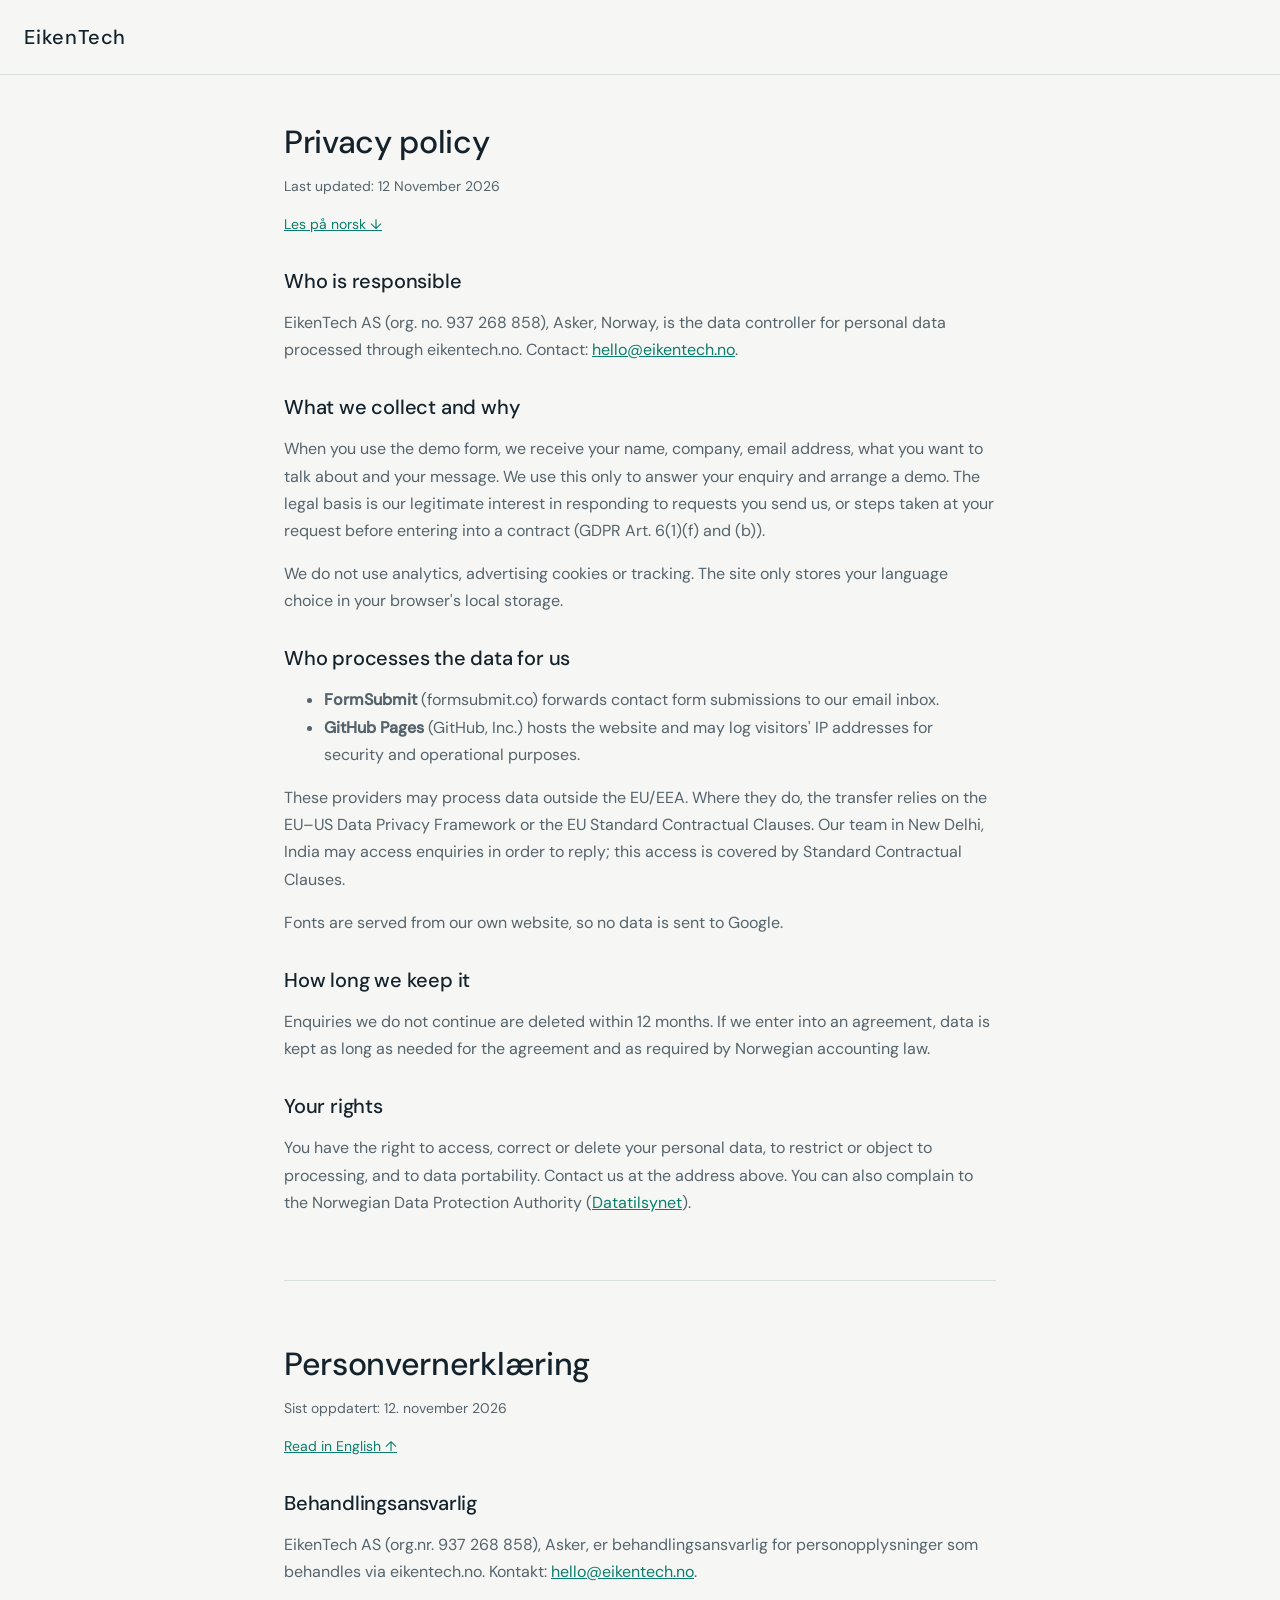
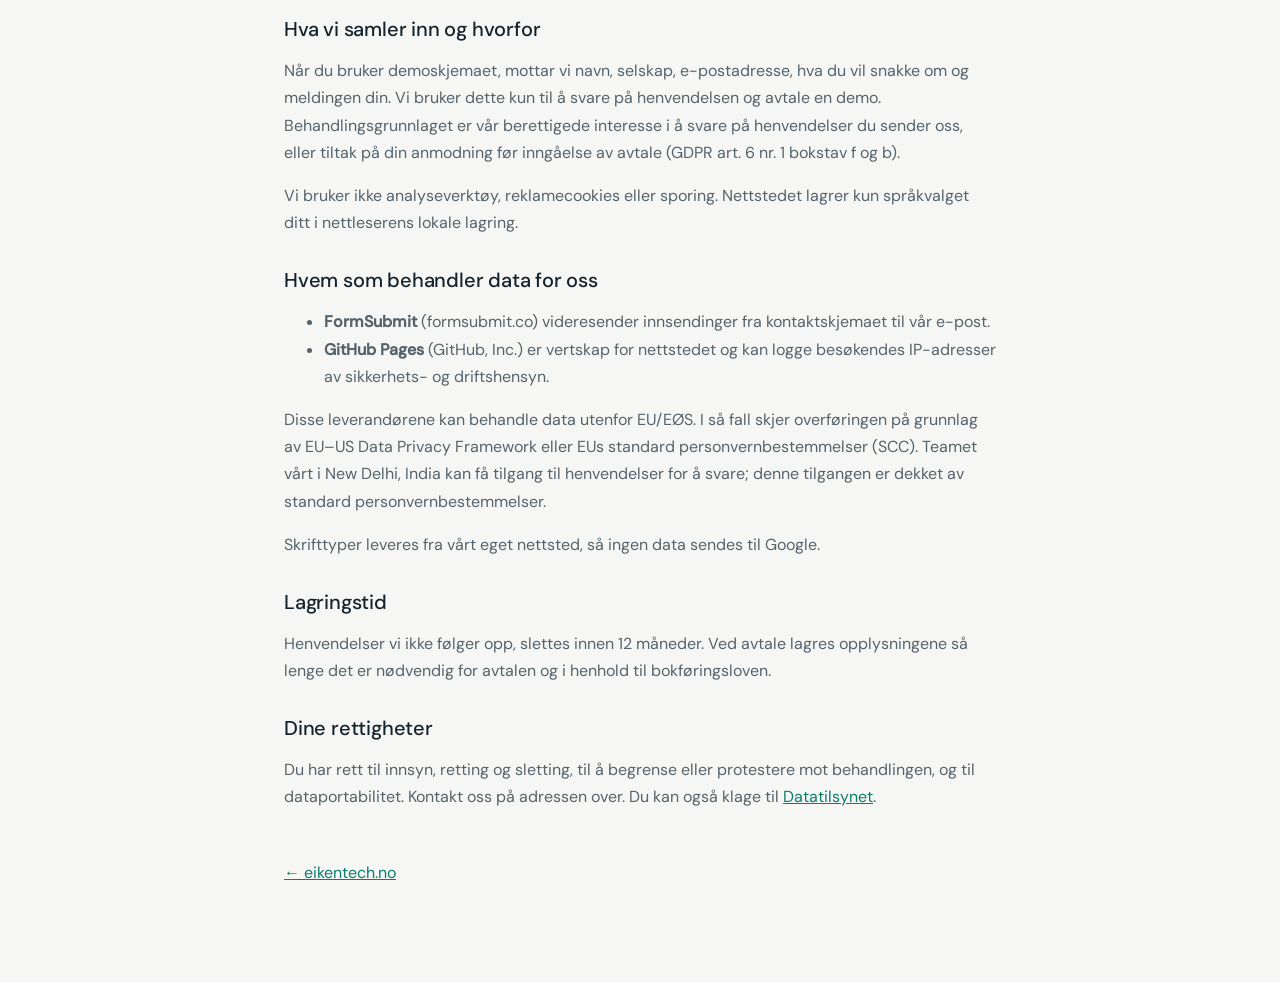
<file: privacy.html>
<!DOCTYPE html>
<html lang="en">
<head>
  <meta charset="UTF-8" />
  <meta name="viewport" content="width=device-width, initial-scale=1.0"/>
  <title>Privacy policy — EikenTech</title>
  <meta name="description" content="How EikenTech AS (org. no. 937 268 858) processes personal data submitted through eikentech.no."/>
  <link rel="canonical" href="https://eikentech.no/privacy.html"/>
  <link rel="icon" href="favicon.png" type="image/png" sizes="384x384"/>
  <link rel="icon" href="favicon.svg" type="image/svg+xml"/>
  <link rel="stylesheet" href="fonts.css"/>
  <style>
    :root { --navy: #14222C; --accent: #0A7D6C; --text: #14222C; --muted: #55636C; --line: #DAE0DD; }
    * { box-sizing: border-box; }
    body { margin: 0; font-family: 'DM Sans', sans-serif; color: var(--text); background: #F6F7F4; line-height: 1.7; }
    header { background: #F6F7F4; border-bottom: 1px solid var(--line); padding: 20px 24px; }
    header a { font-family: 'DM Sans', sans-serif; font-weight: 500; letter-spacing: 0.04em; font-size: 20px; color: var(--navy); text-decoration: none; }
        main { max-width: 760px; margin: 0 auto; padding: 48px 24px 80px; }
    h1, h2 { font-family: 'DM Sans', sans-serif; font-weight: 500; letter-spacing: -0.01em; color: var(--navy); line-height: 1.2; }
    h1 { font-size: 32px; margin: 0 0 8px; }
    h2 { font-size: 20px; margin: 32px 0 8px; }
    p, li { color: var(--muted); }
    a { color: var(--accent); }
    .updated { font-size: 14px; }
    .lang-switch { font-size: 14px; margin-bottom: 32px; }
    hr { border: 0; border-top: 1px solid var(--line); margin: 64px 0; }
  </style>
</head>
<body>
<header><a href="./">EikenTech</a></header>
<main>
  <section id="en">
    <h1>Privacy policy</h1>
    <p class="updated">Last updated: 12 November 2026</p>
    <p class="lang-switch"><a href="#no" lang="nb">Les på norsk ↓</a></p>

    <h2>Who is responsible</h2>
    <p>EikenTech AS (org. no. 937 268 858), Asker, Norway, is the data controller for personal data processed through eikentech.no. Contact: <a href="mailto:hello@eikentech.no">hello@eikentech.no</a>.</p>

    <h2>What we collect and why</h2>
    <p>When you use the demo form, we receive your name, company, email address, what you want to talk about and your message. We use this only to answer your enquiry and arrange a demo. The legal basis is our legitimate interest in responding to requests you send us, or steps taken at your request before entering into a contract (GDPR Art. 6(1)(f) and (b)).</p>
    <p>We do not use analytics, advertising cookies or tracking. The site only stores your language choice in your browser's local storage.</p>

    <h2>Who processes the data for us</h2>
    <ul>
      <li><strong>FormSubmit</strong> (formsubmit.co) forwards contact form submissions to our email inbox.</li>
      <li><strong>GitHub Pages</strong> (GitHub, Inc.) hosts the website and may log visitors' IP addresses for security and operational purposes.</li>
    </ul>
    <p>These providers may process data outside the EU/EEA. Where they do, the transfer relies on the EU–US Data Privacy Framework or the EU Standard Contractual Clauses. Our team in New Delhi, India may access enquiries in order to reply; this access is covered by Standard Contractual Clauses.</p>
    <p>Fonts are served from our own website, so no data is sent to Google.</p>

    <h2>How long we keep it</h2>
    <p>Enquiries we do not continue are deleted within 12 months. If we enter into an agreement, data is kept as long as needed for the agreement and as required by Norwegian accounting law.</p>

    <h2>Your rights</h2>
    <p>You have the right to access, correct or delete your personal data, to restrict or object to processing, and to data portability. Contact us at the address above. You can also complain to the Norwegian Data Protection Authority (<a href="https://www.datatilsynet.no/">Datatilsynet</a>).</p>
  </section>

  <hr/>

  <section id="no" lang="nb">
    <h1>Personvernerklæring</h1>
    <p class="updated">Sist oppdatert: 12. november 2026</p>
    <p class="lang-switch"><a href="#en" lang="en">Read in English ↑</a></p>

    <h2>Behandlingsansvarlig</h2>
    <p>EikenTech AS (org.nr. 937 268 858), Asker, er behandlingsansvarlig for personopplysninger som behandles via eikentech.no. Kontakt: <a href="mailto:hello@eikentech.no">hello@eikentech.no</a>.</p>

    <h2>Hva vi samler inn og hvorfor</h2>
    <p>Når du bruker demoskjemaet, mottar vi navn, selskap, e-postadresse, hva du vil snakke om og meldingen din. Vi bruker dette kun til å svare på henvendelsen og avtale en demo. Behandlingsgrunnlaget er vår berettigede interesse i å svare på henvendelser du sender oss, eller tiltak på din anmodning før inngåelse av avtale (GDPR art. 6 nr. 1 bokstav f og b).</p>
    <p>Vi bruker ikke analyseverktøy, reklamecookies eller sporing. Nettstedet lagrer kun språkvalget ditt i nettleserens lokale lagring.</p>

    <h2>Hvem som behandler data for oss</h2>
    <ul>
      <li><strong>FormSubmit</strong> (formsubmit.co) videresender innsendinger fra kontaktskjemaet til vår e-post.</li>
      <li><strong>GitHub Pages</strong> (GitHub, Inc.) er vertskap for nettstedet og kan logge besøkendes IP-adresser av sikkerhets- og driftshensyn.</li>
    </ul>
    <p>Disse leverandørene kan behandle data utenfor EU/EØS. I så fall skjer overføringen på grunnlag av EU–US Data Privacy Framework eller EUs standard personvernbestemmelser (SCC). Teamet vårt i New Delhi, India kan få tilgang til henvendelser for å svare; denne tilgangen er dekket av standard personvernbestemmelser.</p>
    <p>Skrifttyper leveres fra vårt eget nettsted, så ingen data sendes til Google.</p>

    <h2>Lagringstid</h2>
    <p>Henvendelser vi ikke følger opp, slettes innen 12 måneder. Ved avtale lagres opplysningene så lenge det er nødvendig for avtalen og i henhold til bokføringsloven.</p>

    <h2>Dine rettigheter</h2>
    <p>Du har rett til innsyn, retting og sletting, til å begrense eller protestere mot behandlingen, og til dataportabilitet. Kontakt oss på adressen over. Du kan også klage til <a href="https://www.datatilsynet.no/">Datatilsynet</a>.</p>
  </section>

  <p style="margin-top:48px"><a href="./">← eikentech.no</a></p>
</main>
</body>
</html>
</file>
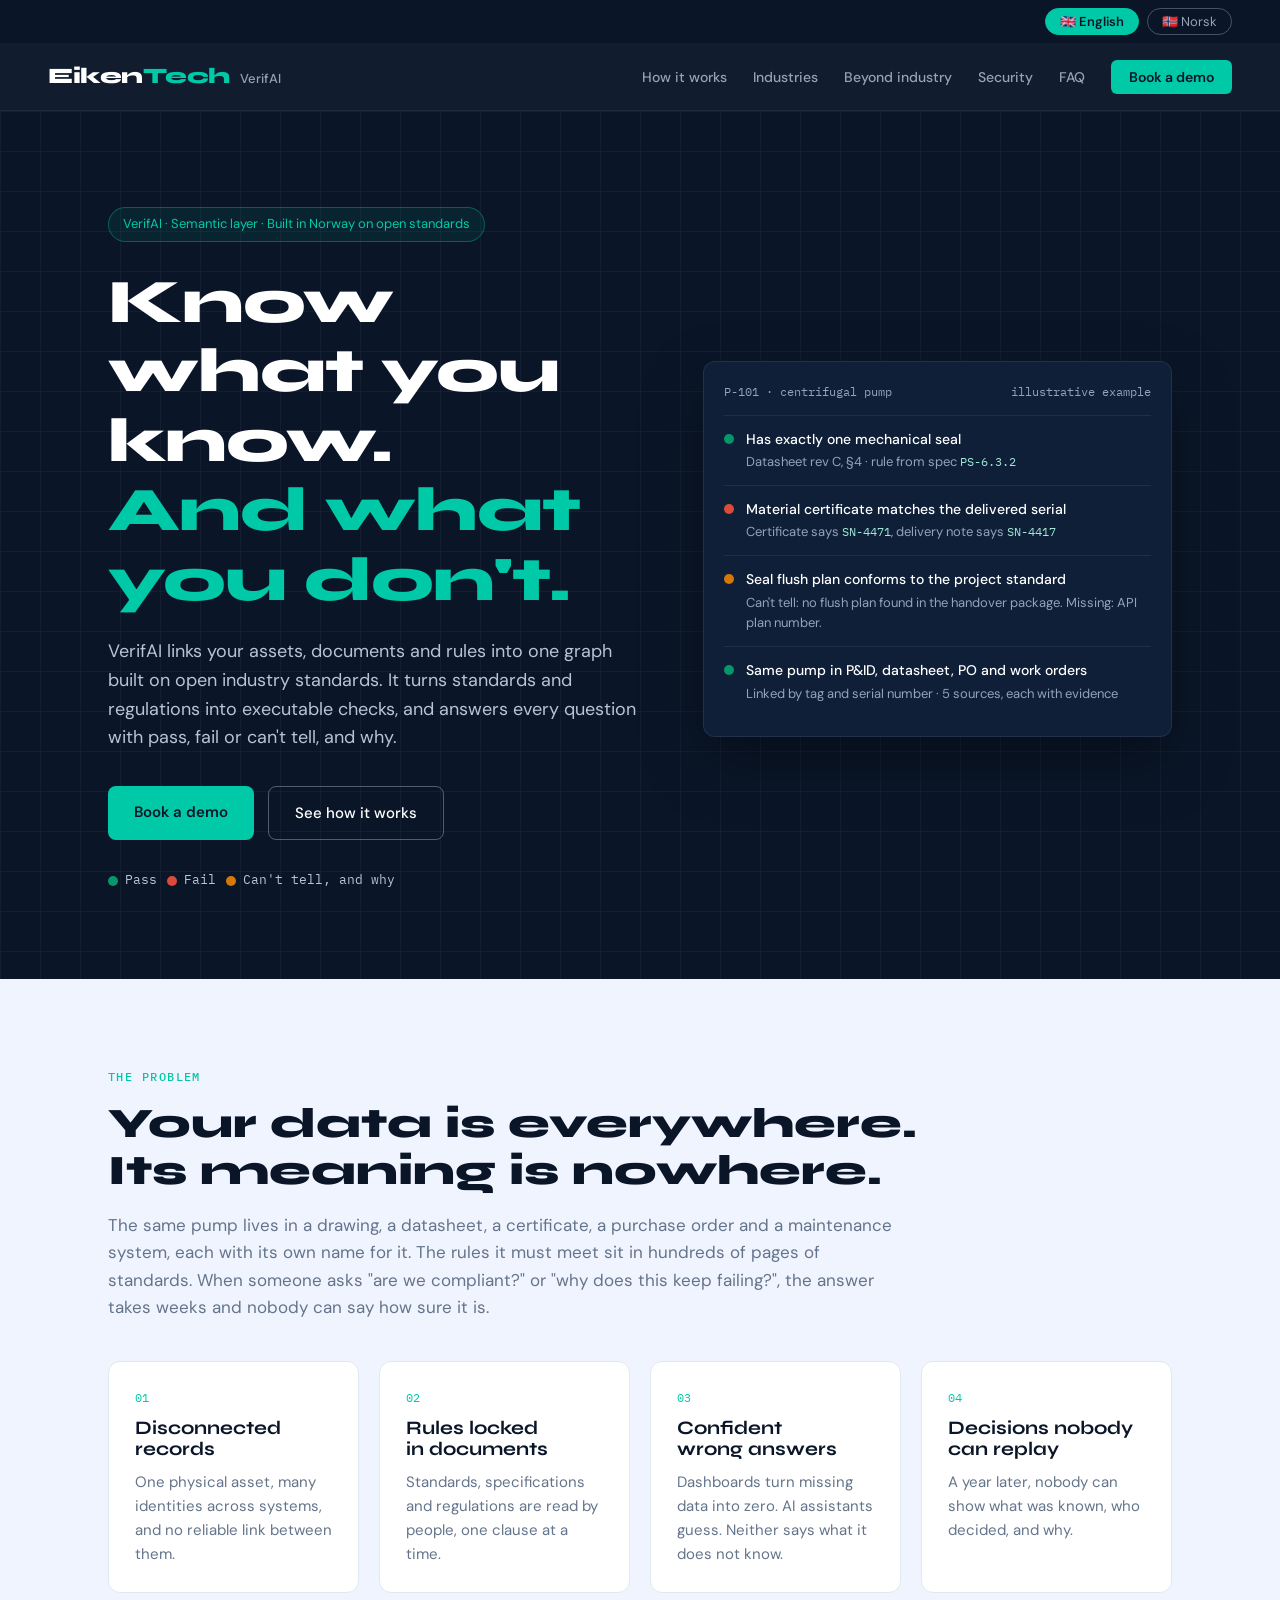
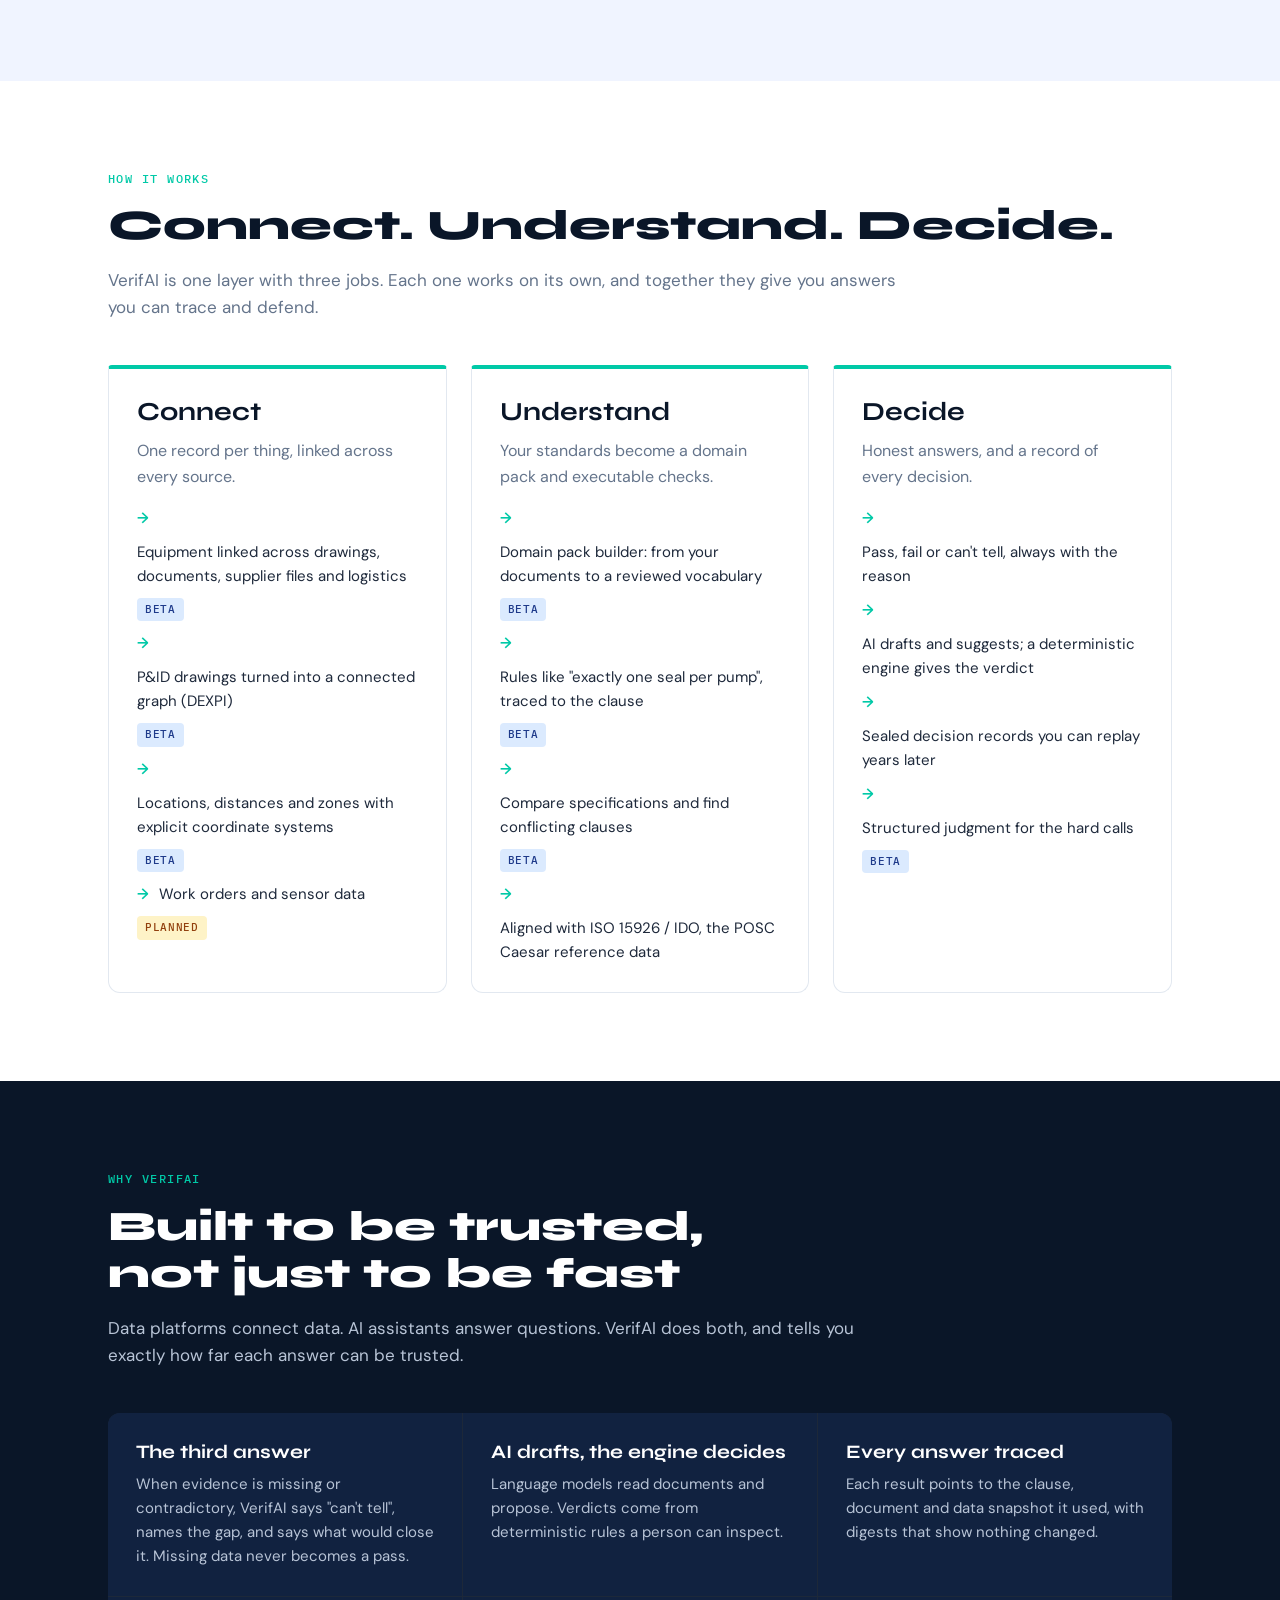
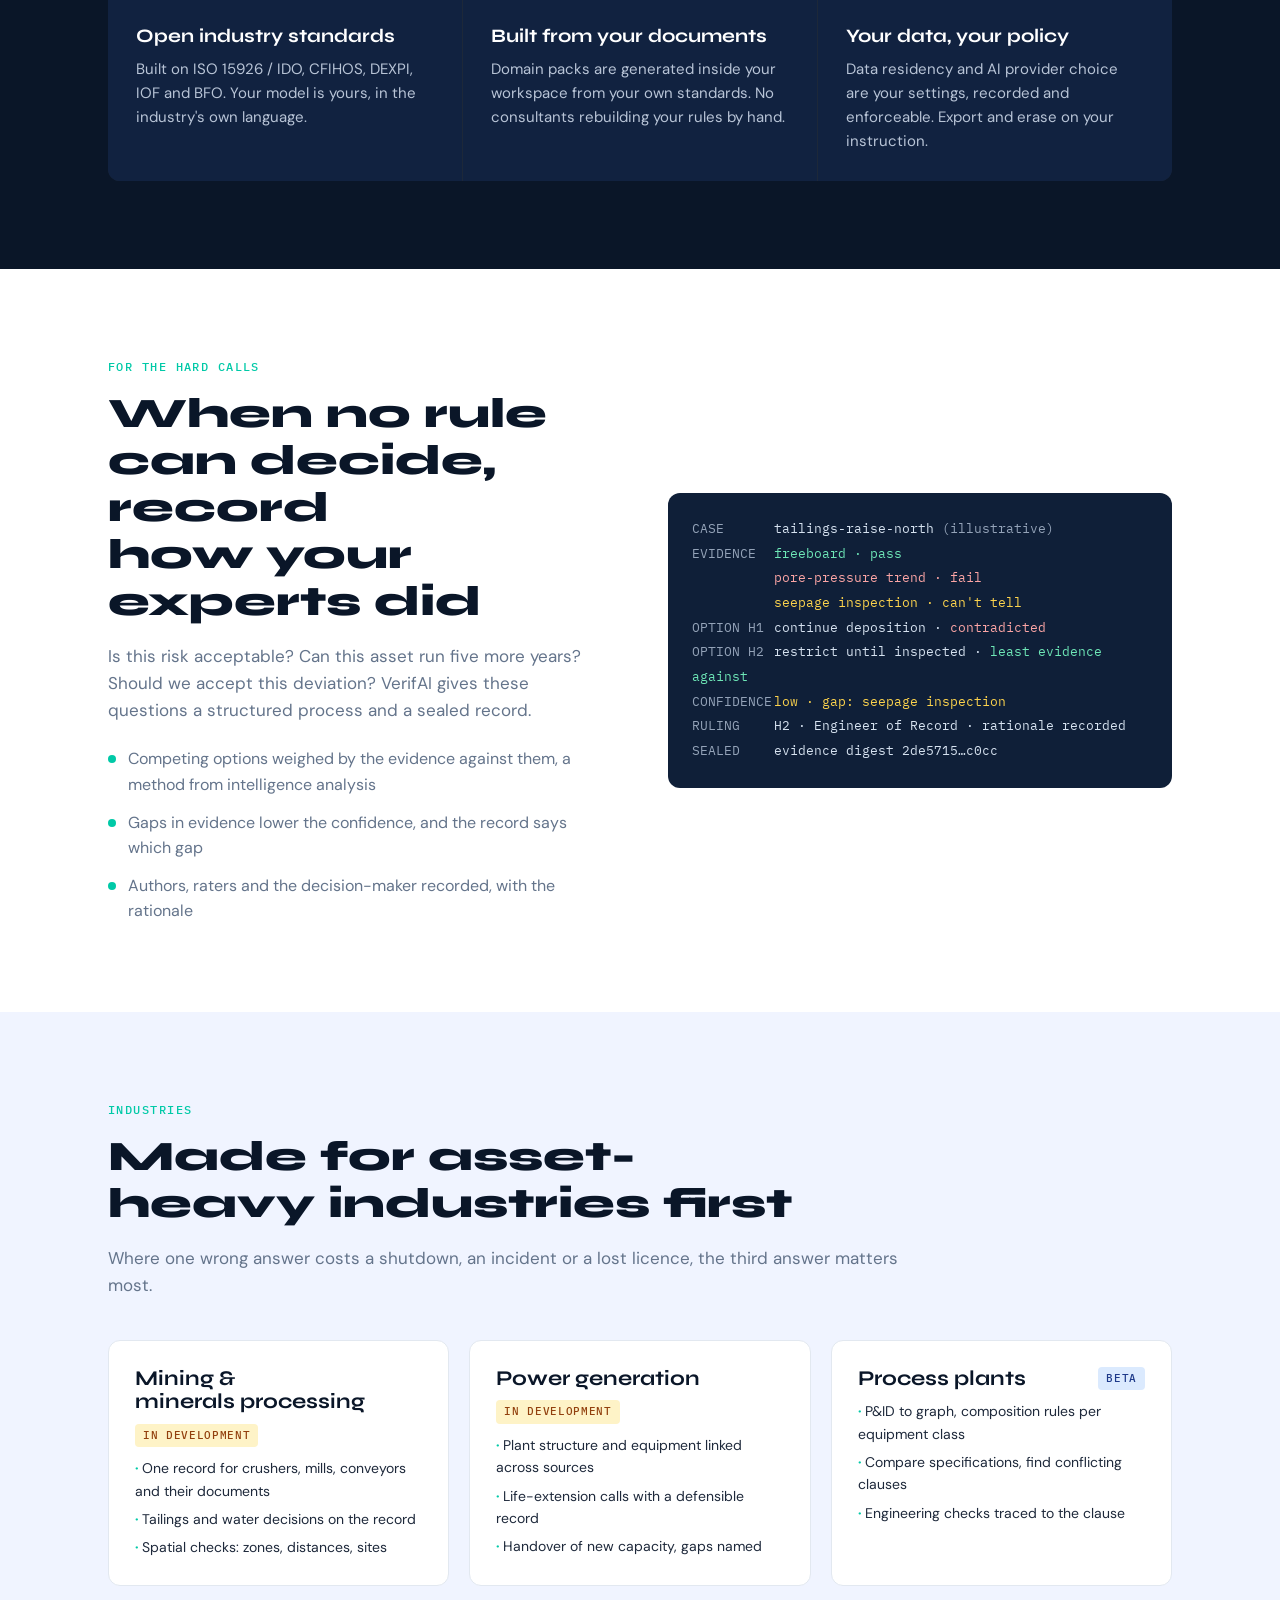
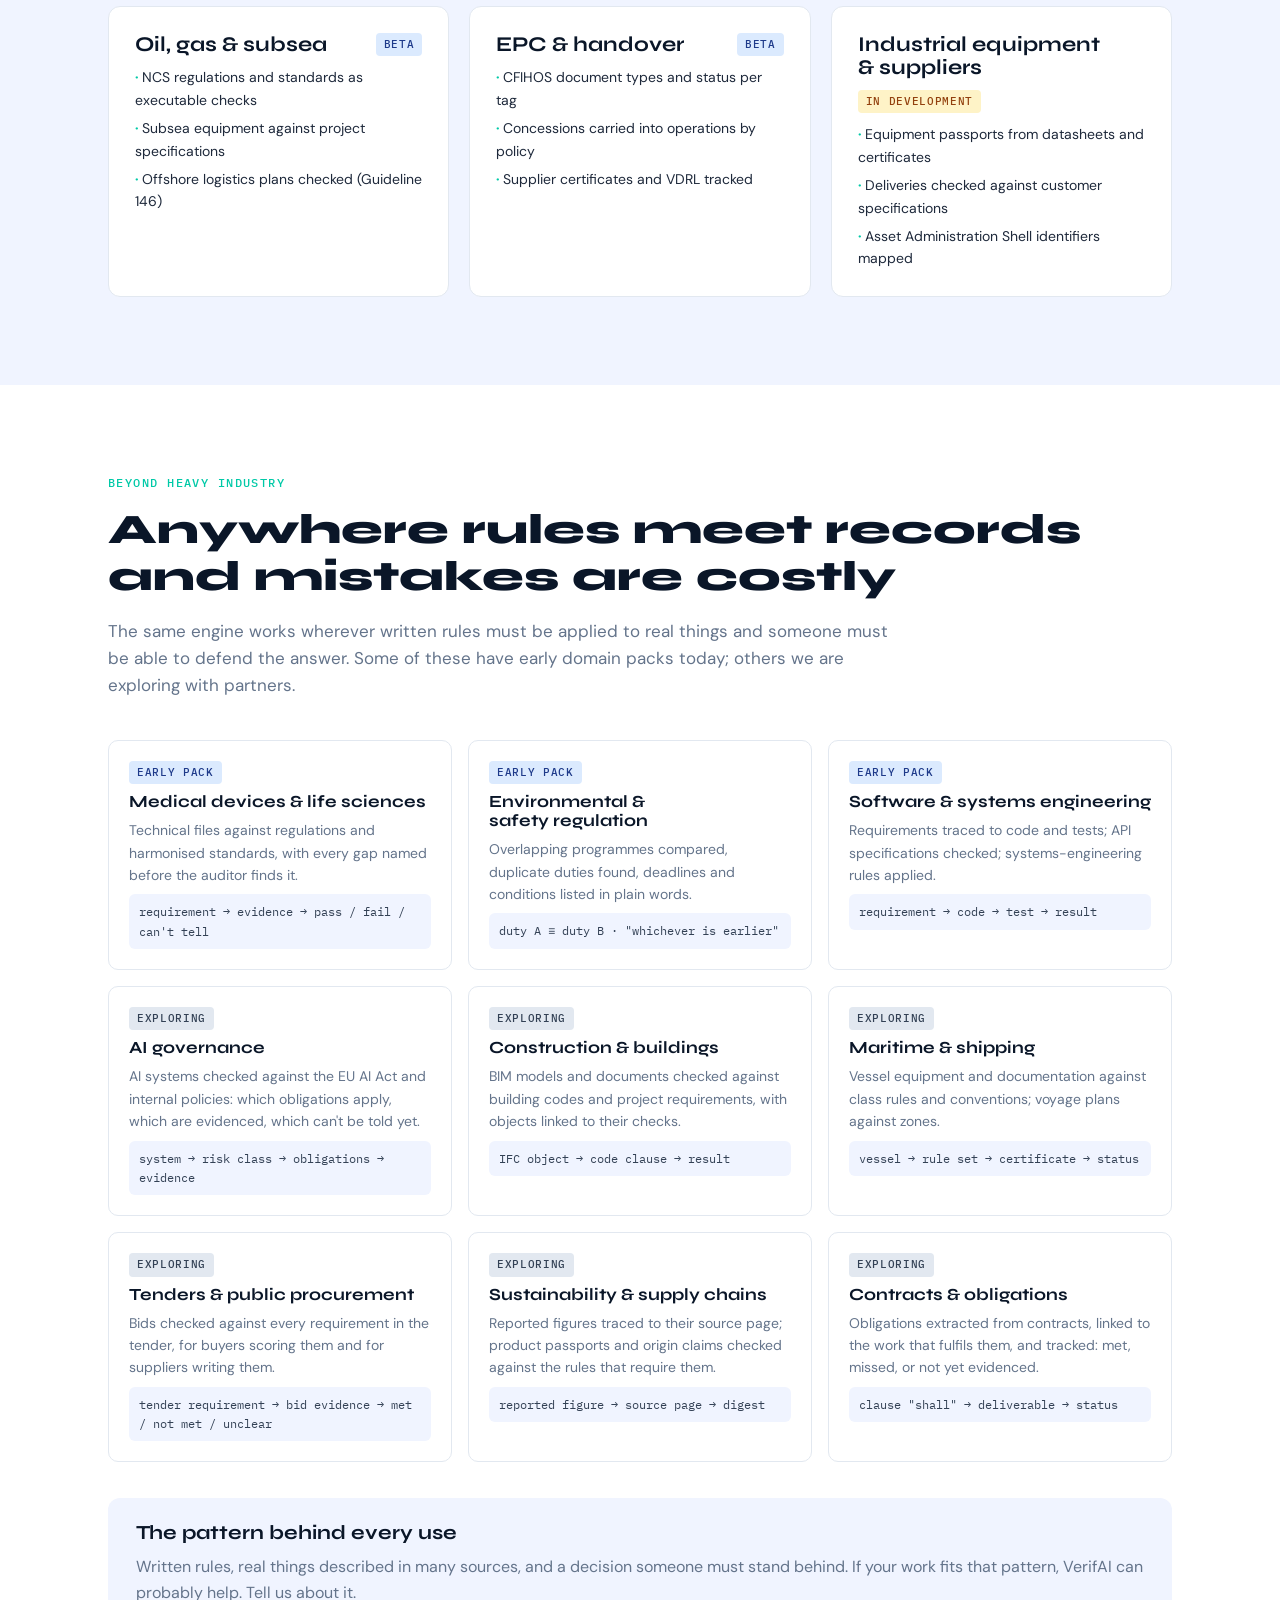
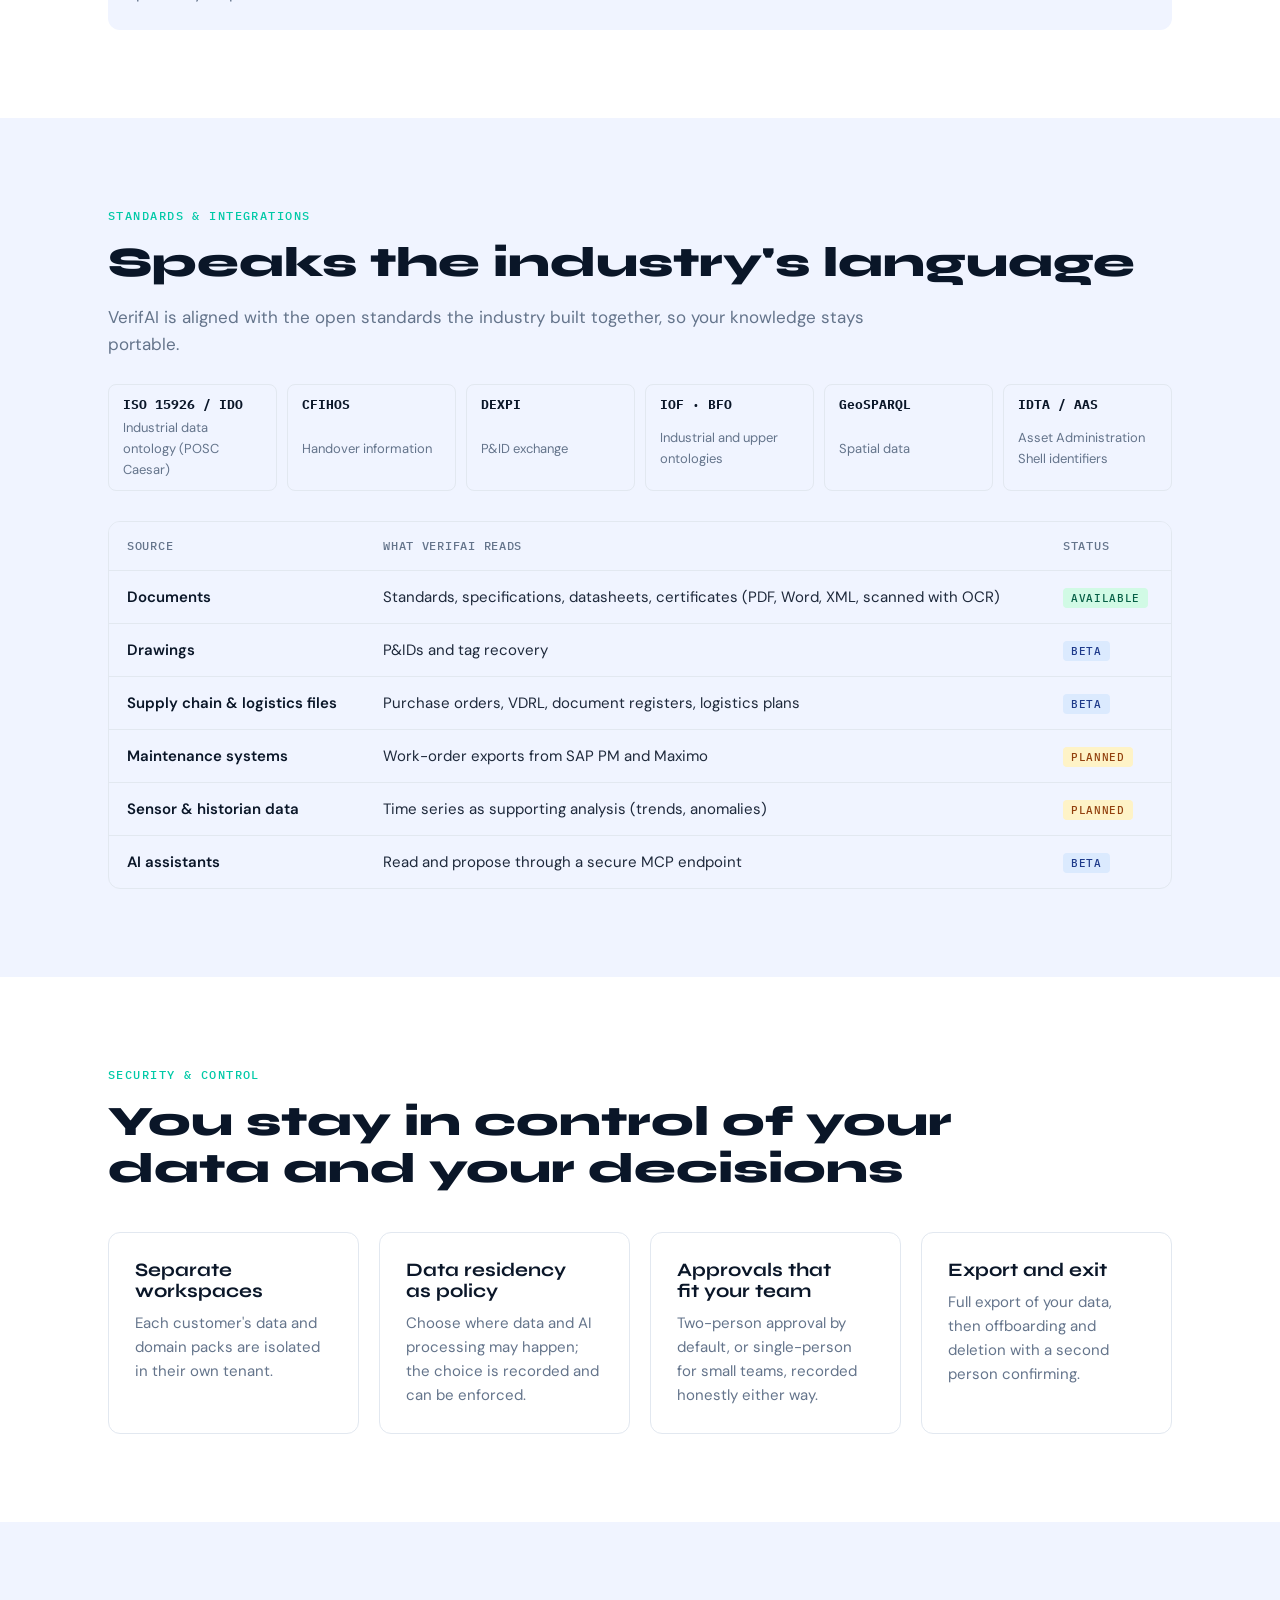
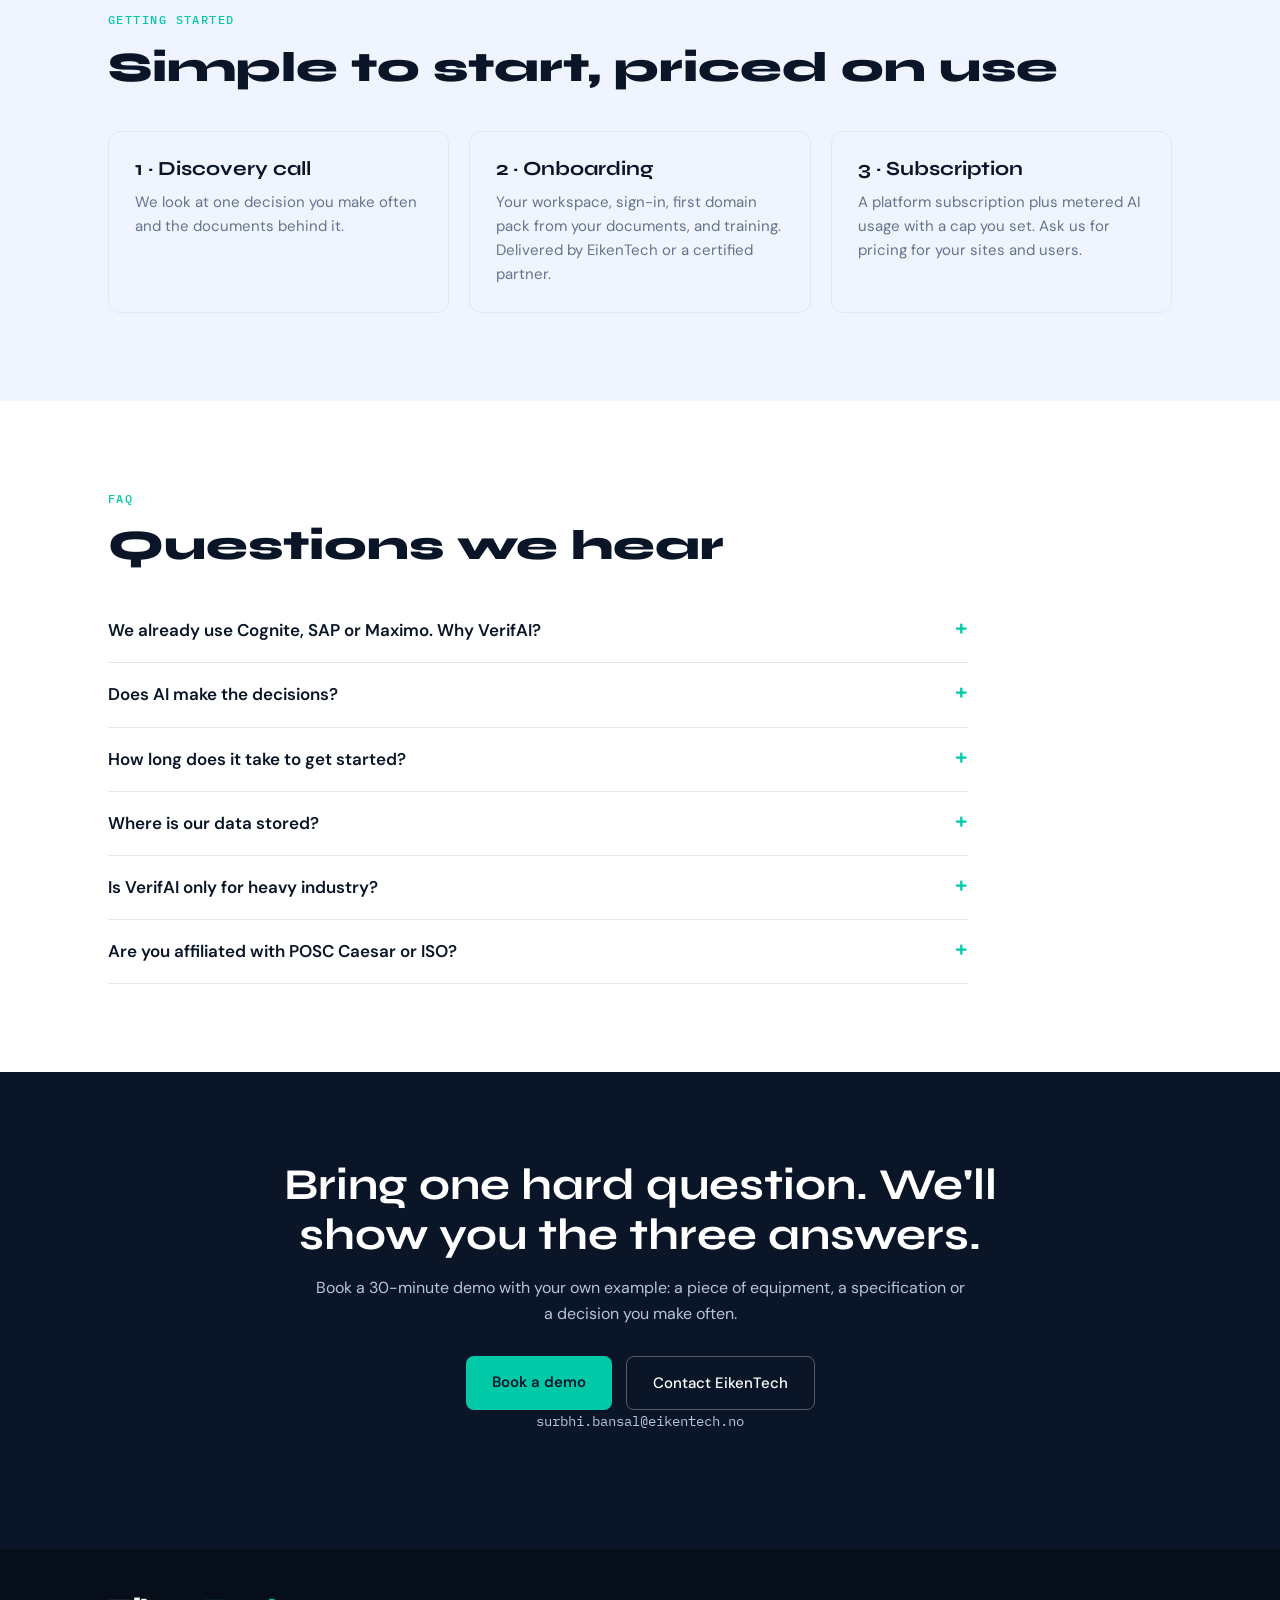
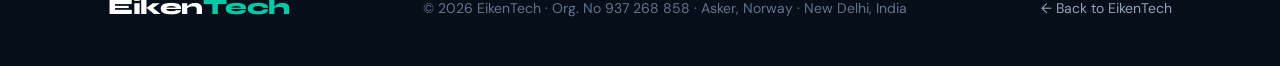
<file: verifai.html>
<!DOCTYPE html>
<html lang="en">
<head>
  <meta charset="UTF-8" />
  <meta name="viewport" content="width=device-width, initial-scale=1.0"/>
  <title>VerifAI — The semantic layer for decisions you can defend | EikenTech</title>
  <meta name="description" content="VerifAI links assets, documents and rules into one graph built on open industry standards, turns standards into executable checks, and answers every question with pass, fail or can't tell — and why."/>
  <link href="https://fonts.googleapis.com/css2?family=Syne:wght@600;700;800&family=DM+Sans:ital,wght@0,400;0,500;0,600;1,400&family=IBM+Plex+Mono:wght@400;500&display=swap" rel="stylesheet"/>
  <style>
    :root {
      --navy: #0A1628;
      --navy-mid: #112240;
      --blue: #1A56DB;
      --accent: #00C9A7;
      --accent2: #F59E0B;
      --white: #FFFFFF;
      --off-white: #F0F4FF;
      --gray: #94A3B8;
      --gray-mid: #64748B;
      --gray-light: #E2E8F0;
      --text: #1E293B;
      --pass: #059669;
      --fail: #DC4B3A;
      --unknown: #D97706;
      --mono: 'IBM Plex Mono', ui-monospace, Consolas, monospace;
    }
    *, *::before, *::after { box-sizing: border-box; margin: 0; padding: 0; }
    html { scroll-behavior: smooth; }
    body { font-family: 'DM Sans', system-ui, sans-serif; background: var(--white); color: var(--text); overflow-x: hidden; line-height: 1.6; }
    h1, h2, h3, h4 { font-family: 'Syne', 'Arial Narrow', sans-serif; line-height: 1.12; text-wrap: balance; }
    a { color: var(--blue); }
    :focus-visible { outline: 2px solid var(--accent); outline-offset: 2px; }

    /* language: hide the inactive language, keep each element's natural display */
    body:not(.lang-no) [data-lang="no"] { display: none !important; }
    body.lang-no [data-lang="en"] { display: none !important; }

    .lang-bar { background: var(--navy); display: flex; justify-content: flex-end; gap: 8px; padding: 8px 48px; }
    .lang-btn { background: transparent; border: 1px solid rgba(255,255,255,0.25); color: var(--gray); padding: 4px 14px; border-radius: 20px; cursor: pointer; font-family: inherit; font-size: 13px; }
    .lang-btn.active { background: var(--accent); border-color: var(--accent); color: var(--navy); font-weight: 600; }

    nav { position: sticky; top: 0; z-index: 100; background: rgba(10,22,40,0.97); backdrop-filter: blur(12px); display: flex; align-items: center; justify-content: space-between; gap: 16px; padding: 0 48px; min-height: 68px; border-bottom: 1px solid rgba(255,255,255,0.06); }
    .logo { font-family: 'Syne', sans-serif; font-weight: 800; font-size: 22px; color: var(--white); letter-spacing: -0.5px; text-decoration: none; white-space: nowrap; }
    .logo span { color: var(--accent); }
    .logo small { font-family: 'DM Sans', sans-serif; font-weight: 500; font-size: 13px; color: var(--gray); margin-left: 10px; letter-spacing: 0; }
    .nav-links { display: flex; gap: 26px; list-style: none; align-items: center; flex-wrap: wrap; }
    .nav-links a { color: var(--gray); text-decoration: none; font-size: 14px; font-weight: 500; }
    .nav-links a:hover { color: var(--white); }
    .nav-cta { background: var(--accent); color: var(--navy) !important; padding: 8px 18px; border-radius: 6px; font-weight: 600 !important; }

    .wrap { max-width: 1160px; margin: 0 auto; padding: 0 48px; }
    section { padding: 88px 0; }
    .section-label { font-family: var(--mono); font-size: 12px; letter-spacing: 0.12em; text-transform: uppercase; color: var(--accent); font-weight: 500; margin-bottom: 14px; }
    .section-title { font-size: clamp(28px, 3.6vw, 42px); font-weight: 800; color: var(--navy); margin-bottom: 18px; }
    .section-sub { font-size: 17px; color: var(--gray-mid); max-width: 66ch; }
    .tag { font-family: var(--mono); font-size: 12px; border: 1px solid var(--gray-light); border-radius: 4px; padding: 2px 8px; color: var(--gray-mid); white-space: nowrap; display: inline-block; }
    .badge { font-family: var(--mono); font-size: 11px; letter-spacing: 0.06em; text-transform: uppercase; padding: 3px 8px; border-radius: 4px; font-weight: 500; white-space: nowrap; }
    .b-live { background: #D1FAE5; color: #065F46; }
    .b-beta { background: #DBEAFE; color: #1E3A8A; }
    .b-plan { background: #FEF3C7; color: #92400E; }
    .b-explore { background: var(--gray-light); color: #334155; }

    /* HERO */
    .hero { background: var(--navy); color: var(--white); position: relative; overflow: hidden; padding: 96px 0 88px; }
    .hero::before { content: ""; position: absolute; inset: 0; background-image: linear-gradient(rgba(255,255,255,0.035) 1px, transparent 1px), linear-gradient(90deg, rgba(255,255,255,0.035) 1px, transparent 1px); background-size: 40px 40px; pointer-events: none; }
    .hero-grid { position: relative; display: grid; grid-template-columns: 1.15fr 1fr; gap: 56px; align-items: center; }
    .hero-badge { display: inline-flex; align-items: center; gap: 8px; border: 1px solid rgba(0,201,167,0.35); background: rgba(0,201,167,0.08); color: var(--accent); font-size: 13px; padding: 6px 14px; border-radius: 30px; margin-bottom: 26px; }
    .hero h1 { font-size: clamp(36px, 5.2vw, 62px); font-weight: 800; letter-spacing: -1px; margin-bottom: 22px; }
    .hero h1 em { font-style: normal; color: var(--accent); }
    .hero-sub { font-size: 18px; color: #B8C4D6; max-width: 56ch; margin-bottom: 34px; }
    .ctas { display: flex; gap: 14px; flex-wrap: wrap; }
    .btn-primary { background: var(--accent); color: var(--navy); padding: 14px 26px; border-radius: 8px; font-weight: 600; text-decoration: none; font-size: 15px; display: inline-block; }
    .btn-outline { border: 1px solid rgba(255,255,255,0.3); color: var(--white); padding: 14px 26px; border-radius: 8px; font-weight: 500; text-decoration: none; font-size: 15px; display: inline-block; }
    .btn-primary:hover, .btn-outline:hover { opacity: 0.9; }
    .states { display: flex; gap: 10px; flex-wrap: wrap; margin-top: 30px; font-family: var(--mono); font-size: 13px; color: #B8C4D6; }
    .states span { display: inline-flex; align-items: center; gap: 7px; }
    .dot { width: 10px; height: 10px; border-radius: 50%; display: inline-block; flex: none; }
    .d-pass { background: var(--pass); } .d-fail { background: var(--fail); } .d-unk { background: var(--unknown); }

    /* hero console */
    .console { background: #0F1F38; border: 1px solid rgba(255,255,255,0.08); border-radius: 12px; padding: 20px; font-size: 14px; box-shadow: 0 24px 60px rgba(0,0,0,0.35); min-width: 0; }
    .console-head { display: flex; justify-content: space-between; align-items: center; font-family: var(--mono); font-size: 12px; color: var(--gray); margin-bottom: 14px; gap: 10px; flex-wrap: wrap; }
    .q { display: grid; grid-template-columns: auto 1fr; gap: 12px; padding: 12px 0; border-top: 1px solid rgba(255,255,255,0.07); }
    .q .dot { margin-top: 6px; }
    .q b { color: var(--white); font-weight: 500; display: block; }
    .q small { color: var(--gray); font-size: 13px; display: block; margin-top: 2px; }
    .q code { font-family: var(--mono); font-size: 12px; color: #9FE8D8; }

    /* PROBLEM */
    .problem { background: var(--off-white); }
    .cards { display: grid; gap: 20px; grid-template-columns: repeat(auto-fit, minmax(250px, 1fr)); margin-top: 40px; }
    .card { background: var(--white); border: 1px solid var(--gray-light); border-radius: 12px; padding: 26px; display: flex; flex-direction: column; gap: 10px; min-width: 0; }
    .card h3 { font-size: 19px; color: var(--navy); }
    .card p { color: var(--gray-mid); font-size: 15px; }
    .card .num { font-family: var(--mono); font-size: 12px; color: var(--accent); }

    /* HOW */
    .how-grid { display: grid; gap: 24px; grid-template-columns: repeat(auto-fit, minmax(300px, 1fr)); margin-top: 44px; }
    .pillar { border-top: 4px solid var(--accent); background: var(--white); border-left: 1px solid var(--gray-light); border-right: 1px solid var(--gray-light); border-bottom: 1px solid var(--gray-light); border-radius: 4px 4px 12px 12px; padding: 28px; display: flex; flex-direction: column; gap: 12px; }
    .pillar h3 { font-size: 26px; color: var(--navy); }
    .pillar > p { color: var(--gray-mid); }
    .pillar ul { list-style: none; display: grid; gap: 10px; margin-top: 4px; }
    .pillar li { display: flex; gap: 10px; font-size: 15px; align-items: baseline; flex-wrap: wrap; }
    .pillar li::before { content: "→"; color: var(--accent); font-weight: 600; }

    /* DIFFERENT */
    .different { background: var(--navy); color: var(--white); }
    .different .section-title { color: var(--white); }
    .different .section-sub { color: #B8C4D6; }
    .diff-grid { display: grid; gap: 1px; grid-template-columns: repeat(auto-fit, minmax(300px, 1fr)); margin-top: 44px; background: rgba(255,255,255,0.08); border-radius: 12px; overflow: hidden; }
    .diff { background: var(--navy-mid); padding: 28px; display: flex; flex-direction: column; gap: 10px; }
    .diff h3 { font-size: 19px; }
    .diff p { color: #B8C4D6; font-size: 15px; }

    /* HARD CALLS */
    .split { display: grid; grid-template-columns: 1fr 1fr; gap: 56px; align-items: center; }
    .ledger { background: #0F1F38; color: #D6E2F0; border-radius: 12px; padding: 24px; font-family: var(--mono); font-size: 13px; line-height: 1.9; overflow-x: auto; min-width: 0; }
    .ledger .k { color: var(--gray); display: inline-block; min-width: 82px; }
    .ledger .g { color: #6EE7B7; } .ledger .r { color: #FCA5A5; } .ledger .y { color: #FCD34D; }
    .ticks { list-style: none; display: grid; gap: 12px; margin-top: 22px; }
    .ticks li { display: flex; gap: 12px; color: var(--gray-mid); }
    .ticks li::before { content: ""; width: 8px; height: 8px; margin-top: 9px; border-radius: 50%; background: var(--accent); flex: none; }

    /* SOLUTIONS */
    .solutions { background: var(--off-white); }
    .sol-grid { display: grid; gap: 20px; grid-template-columns: repeat(auto-fit, minmax(320px, 1fr)); margin-top: 40px; }
    .sol { background: var(--white); border: 1px solid var(--gray-light); border-radius: 12px; padding: 26px; display: flex; flex-direction: column; gap: 10px; min-width: 0; }
    .sol-head { display: flex; justify-content: space-between; gap: 10px; align-items: flex-start; flex-wrap: wrap; }
    .sol h3 { font-size: 21px; color: var(--navy); }
    .sol p { color: var(--gray-mid); font-size: 15px; }
    .sol .uses { font-size: 14px; color: var(--text); display: grid; gap: 6px; list-style: none; }
    .sol .uses li::before { content: "· "; color: var(--accent); font-weight: 700; }

    /* BEYOND */
    .beyond-grid { display: grid; gap: 16px; grid-template-columns: repeat(auto-fit, minmax(260px, 1fr)); margin-top: 40px; }
    .mini { border: 1px solid var(--gray-light); border-radius: 10px; padding: 20px; display: flex; flex-direction: column; gap: 8px; min-width: 0; }
    .mini h4 { font-size: 17px; color: var(--navy); }
    .mini p { font-size: 14px; color: var(--gray-mid); }
    .mini .rule { font-family: var(--mono); font-size: 12px; color: #334155; background: var(--off-white); border-radius: 6px; padding: 8px 10px; }
    .pattern { margin-top: 36px; background: var(--off-white); border-radius: 12px; padding: 24px 28px; display: grid; gap: 10px; }
    .pattern h3 { font-size: 20px; color: var(--navy); }
    .pattern p { color: var(--gray-mid); }

    /* STANDARDS + INTEGRATIONS */
    .std-row { display: flex; flex-wrap: wrap; gap: 10px; margin-top: 26px; }
    .std { border: 1px solid var(--gray-light); border-radius: 8px; padding: 10px 14px; display: grid; gap: 2px; min-width: 150px; flex: 1 1 150px; }
    .std b { font-family: var(--mono); font-size: 13px; color: var(--navy); }
    .std span { font-size: 13px; color: var(--gray-mid); }
    .tbl-wrap { overflow-x: auto; margin-top: 30px; border: 1px solid var(--gray-light); border-radius: 12px; }
    table { border-collapse: collapse; width: 100%; min-width: 640px; font-size: 15px; }
    th, td { text-align: left; padding: 14px 18px; border-bottom: 1px solid var(--gray-light); vertical-align: top; }
    th { font-family: var(--mono); font-size: 12px; letter-spacing: 0.06em; text-transform: uppercase; color: var(--gray-mid); background: var(--off-white); font-weight: 500; }
    tr:last-child td { border-bottom: 0; }
    td:first-child { font-weight: 600; color: var(--navy); }

    /* SECURITY */
    .security { background: var(--off-white); }

    /* PRICING */
    .price-grid { display: grid; gap: 20px; grid-template-columns: repeat(auto-fit, minmax(260px, 1fr)); margin-top: 40px; }
    .price { border: 1px solid var(--gray-light); border-radius: 12px; padding: 26px; display: flex; flex-direction: column; gap: 10px; }
    .price h3 { font-size: 20px; color: var(--navy); }
    .price p { color: var(--gray-mid); font-size: 15px; }

    /* FAQ */
    details { border-bottom: 1px solid var(--gray-light); padding: 18px 0; }
    summary { cursor: pointer; font-weight: 600; color: var(--navy); font-size: 17px; list-style: none; display: flex; justify-content: space-between; gap: 16px; }
    summary::-webkit-details-marker { display: none; }
    summary::after { content: "+"; color: var(--accent); font-size: 22px; line-height: 1; }
    details[open] summary::after { content: "–"; }
    details p { color: var(--gray-mid); margin-top: 10px; max-width: 72ch; }
    .faq { max-width: 860px; margin-top: 30px; }

    /* CTA */
    .cta { background: var(--navy); color: var(--white); text-align: center; }
    .cta h2 { font-size: clamp(28px, 4vw, 44px); margin-bottom: 16px; }
    .cta p { color: #B8C4D6; max-width: 60ch; margin: 0 auto 30px; }
    .cta .ctas { justify-content: center; }
    .mail { font-family: var(--mono); color: var(--accent); margin-top: 18px; font-size: 14px; user-select: all; }

    footer { background: #060E1A; color: var(--gray-mid); padding: 40px 0; font-size: 14px; }
    .foot { display: flex; justify-content: space-between; gap: 20px; flex-wrap: wrap; align-items: center; }
    footer a { color: var(--gray); text-decoration: none; }
    footer a:hover { color: var(--accent); }

    @media (max-width: 900px) {
      .hero-grid, .split { grid-template-columns: 1fr; gap: 40px; }
      nav, .lang-bar { padding-left: 20px; padding-right: 20px; }
      .wrap { padding: 0 20px; }
      .nav-links li.hide-sm { display: none; }
      section { padding: 64px 0; }
    }
    @media (prefers-reduced-motion: no-preference) {
      .card, .sol, .mini { transition: transform .2s ease, box-shadow .2s ease; }
      .card:hover, .sol:hover, .mini:hover { transform: translateY(-2px); box-shadow: 0 10px 30px rgba(10,22,40,0.08); }
    }
  </style>
</head>
<body>

<div class="lang-bar">
  <button class="lang-btn active" onclick="setLang('en')" id="btn-en">🇬🇧 English</button>
  <button class="lang-btn" onclick="setLang('no')" id="btn-no">🇳🇴 Norsk</button>
</div>

<nav>
  <a href="index.html" class="logo">Eiken<span>Tech</span><small>VerifAI</small></a>
  <ul class="nav-links">
    <li class="hide-sm"><a href="#how"><span data-lang="en">How it works</span><span data-lang="no">Slik virker det</span></a></li>
    <li class="hide-sm"><a href="#solutions"><span data-lang="en">Industries</span><span data-lang="no">Bransjer</span></a></li>
    <li class="hide-sm"><a href="#beyond"><span data-lang="en">Beyond industry</span><span data-lang="no">Utover industri</span></a></li>
    <li class="hide-sm"><a href="#security"><span data-lang="en">Security</span><span data-lang="no">Sikkerhet</span></a></li>
    <li class="hide-sm"><a href="#faq">FAQ</a></li>
    <li><a href="#contact" class="nav-cta"><span data-lang="en">Book a demo</span><span data-lang="no">Bestill demo</span></a></li>
  </ul>
</nav>

<!-- HERO -->
<header class="hero">
  <div class="wrap hero-grid">
    <div>
      <div class="hero-badge"><span data-lang="en">VerifAI · Semantic layer · Built in Norway on open standards</span><span data-lang="no">VerifAI · Semantisk lag · Utviklet i Norge på åpne standarder</span></div>
      <h1 data-lang="en">Know what you know.<br><em>And what you don't.</em></h1>
      <h1 data-lang="no">Vit hva du vet.<br><em>Og hva du ikke vet.</em></h1>
      <p class="hero-sub" data-lang="en">VerifAI links your assets, documents and rules into one graph built on open industry standards. It turns standards and regulations into executable checks, and answers every question with pass, fail or can't tell, and why.</p>
      <p class="hero-sub" data-lang="no">VerifAI kobler eiendeler, dokumenter og regler sammen i én graf bygget på åpne bransjestandarder. Standarder og regelverk blir til kjørbare kontroller, og hvert spørsmål får svaret bestått, ikke bestått eller kan ikke avgjøres, med begrunnelse.</p>
      <div class="ctas">
        <a href="#contact" class="btn-primary"><span data-lang="en">Book a demo</span><span data-lang="no">Bestill en demo</span></a>
        <a href="#how" class="btn-outline"><span data-lang="en">See how it works</span><span data-lang="no">Se hvordan det virker</span></a>
      </div>
      <div class="states" aria-label="Three verdict states">
        <span><i class="dot d-pass"></i><span data-lang="en">Pass</span><span data-lang="no">Bestått</span></span>
        <span><i class="dot d-fail"></i><span data-lang="en">Fail</span><span data-lang="no">Ikke bestått</span></span>
        <span><i class="dot d-unk"></i><span data-lang="en">Can't tell, and why</span><span data-lang="no">Kan ikke avgjøres, og hvorfor</span></span>
      </div>
    </div>

    <div class="console" role="img" aria-label="Example VerifAI answers for pump P-101">
      <div class="console-head"><span>P-101 · centrifugal pump</span><span data-lang="en">illustrative example</span><span data-lang="no">illustrerende eksempel</span></div>
      <div class="q"><i class="dot d-pass"></i><div><b data-lang="en">Has exactly one mechanical seal</b><b data-lang="no">Har nøyaktig én mekanisk tetning</b><small data-lang="en">Datasheet rev C, §4 · rule from spec <code>PS-6.3.2</code></small><small data-lang="no">Datablad rev C, §4 · regel fra spesifikasjon <code>PS-6.3.2</code></small></div></div>
      <div class="q"><i class="dot d-fail"></i><div><b data-lang="en">Material certificate matches the delivered serial</b><b data-lang="no">Materialsertifikat samsvarer med levert serienummer</b><small data-lang="en">Certificate says <code>SN-4471</code>, delivery note says <code>SN-4417</code></small><small data-lang="no">Sertifikatet sier <code>SN-4471</code>, følgeseddelen sier <code>SN-4417</code></small></div></div>
      <div class="q"><i class="dot d-unk"></i><div><b data-lang="en">Seal flush plan conforms to the project standard</b><b data-lang="no">Spyleplan for tetning følger prosjektstandarden</b><small data-lang="en">Can't tell: no flush plan found in the handover package. Missing: API plan number.</small><small data-lang="no">Kan ikke avgjøres: ingen spyleplan i overleveringspakken. Mangler: API-plannummer.</small></div></div>
      <div class="q"><i class="dot d-pass"></i><div><b data-lang="en">Same pump in P&amp;ID, datasheet, PO and work orders</b><b data-lang="no">Samme pumpe i P&amp;ID, datablad, innkjøpsordre og arbeidsordrer</b><small data-lang="en">Linked by tag and serial number · 5 sources, each with evidence</small><small data-lang="no">Koblet via tag og serienummer · 5 kilder, hver med dokumentasjon</small></div></div>
    </div>
  </div>
</header>

<!-- PROBLEM -->
<section class="problem">
  <div class="wrap">
    <div class="section-label" data-lang="en">The problem</div><div class="section-label" data-lang="no">Problemet</div>
    <h2 class="section-title" data-lang="en">Your data is everywhere. Its meaning is nowhere.</h2>
    <h2 class="section-title" data-lang="no">Dataene er overalt. Betydningen er ingen steder.</h2>
    <p class="section-sub" data-lang="en">The same pump lives in a drawing, a datasheet, a certificate, a purchase order and a maintenance system, each with its own name for it. The rules it must meet sit in hundreds of pages of standards. When someone asks "are we compliant?" or "why does this keep failing?", the answer takes weeks and nobody can say how sure it is.</p>
    <p class="section-sub" data-lang="no">Den samme pumpen finnes i en tegning, et datablad, et sertifikat, en innkjøpsordre og et vedlikeholdssystem, med ulike navn. Reglene den må oppfylle står i hundrevis av sider med standarder. Når noen spør «oppfyller vi kravene?» eller «hvorfor feiler dette igjen?», tar svaret uker, og ingen kan si hvor sikkert det er.</p>
    <div class="cards">
      <div class="card"><span class="num">01</span><h3 data-lang="en">Disconnected records</h3><h3 data-lang="no">Frakoblede registre</h3><p data-lang="en">One physical asset, many identities across systems, and no reliable link between them.</p><p data-lang="no">Én fysisk eiendel, mange identiteter på tvers av systemer, og ingen pålitelig kobling mellom dem.</p></div>
      <div class="card"><span class="num">02</span><h3 data-lang="en">Rules locked in documents</h3><h3 data-lang="no">Regler låst i dokumenter</h3><p data-lang="en">Standards, specifications and regulations are read by people, one clause at a time.</p><p data-lang="no">Standarder, spesifikasjoner og regelverk leses manuelt, én klausul om gangen.</p></div>
      <div class="card"><span class="num">03</span><h3 data-lang="en">Confident wrong answers</h3><h3 data-lang="no">Selvsikre, feil svar</h3><p data-lang="en">Dashboards turn missing data into zero. AI assistants guess. Neither says what it does not know.</p><p data-lang="no">Dashbord gjør manglende data om til null. KI-assistenter gjetter. Ingen av dem sier hva de ikke vet.</p></div>
      <div class="card"><span class="num">04</span><h3 data-lang="en">Decisions nobody can replay</h3><h3 data-lang="no">Beslutninger ingen kan gjenskape</h3><p data-lang="en">A year later, nobody can show what was known, who decided, and why.</p><p data-lang="no">Et år senere kan ingen vise hva man visste, hvem som besluttet, og hvorfor.</p></div>
    </div>
  </div>
</section>

<!-- HOW -->
<section id="how">
  <div class="wrap">
    <div class="section-label" data-lang="en">How it works</div><div class="section-label" data-lang="no">Slik virker det</div>
    <h2 class="section-title" data-lang="en">Connect. Understand. Decide.</h2>
    <h2 class="section-title" data-lang="no">Koble. Forstå. Beslutte.</h2>
    <p class="section-sub" data-lang="en">VerifAI is one layer with three jobs. Each one works on its own, and together they give you answers you can trace and defend.</p>
    <p class="section-sub" data-lang="no">VerifAI er ett lag med tre oppgaver. Hver fungerer for seg, og sammen gir de svar du kan spore og forsvare.</p>
    <div class="how-grid">
      <div class="pillar">
        <h3 data-lang="en">Connect</h3><h3 data-lang="no">Koble</h3>
        <p data-lang="en">One record per thing, linked across every source.</p><p data-lang="no">Ett register per ting, koblet på tvers av alle kilder.</p>
        <ul>
          <li><span data-lang="en">Equipment linked across drawings, documents, supplier files and logistics</span><span data-lang="no">Utstyr koblet på tvers av tegninger, dokumenter, leverandørfiler og logistikk</span> <span class="badge b-beta">beta</span></li>
          <li><span data-lang="en">P&amp;ID drawings turned into a connected graph (DEXPI)</span><span data-lang="no">P&amp;ID-tegninger gjort om til en sammenkoblet graf (DEXPI)</span> <span class="badge b-beta">beta</span></li>
          <li><span data-lang="en">Locations, distances and zones with explicit coordinate systems</span><span data-lang="no">Posisjoner, avstander og soner med eksplisitte koordinatsystemer</span> <span class="badge b-beta">beta</span></li>
          <li><span data-lang="en">Work orders and sensor data</span><span data-lang="no">Arbeidsordrer og sensordata</span> <span class="badge b-plan">planned</span></li>
        </ul>
      </div>
      <div class="pillar">
        <h3 data-lang="en">Understand</h3><h3 data-lang="no">Forstå</h3>
        <p data-lang="en">Your standards become a domain pack and executable checks.</p><p data-lang="no">Standardene dine blir en domenepakke og kjørbare kontroller.</p>
        <ul>
          <li><span data-lang="en">Domain pack builder: from your documents to a reviewed vocabulary</span><span data-lang="no">Domenepakkebygger: fra dine dokumenter til et gjennomgått vokabular</span> <span class="badge b-beta">beta</span></li>
          <li><span data-lang="en">Rules like "exactly one seal per pump", traced to the clause</span><span data-lang="no">Regler som «nøyaktig én tetning per pumpe», sporet til klausulen</span> <span class="badge b-beta">beta</span></li>
          <li><span data-lang="en">Compare specifications and find conflicting clauses</span><span data-lang="no">Sammenlign spesifikasjoner og finn motstridende klausuler</span> <span class="badge b-beta">beta</span></li>
          <li><span data-lang="en">Aligned with ISO 15926 / IDO, the POSC Caesar reference data</span><span data-lang="no">Tilpasset ISO 15926 / IDO, referansedata fra POSC Caesar</span></li>
        </ul>
      </div>
      <div class="pillar">
        <h3 data-lang="en">Decide</h3><h3 data-lang="no">Beslutte</h3>
        <p data-lang="en">Honest answers, and a record of every decision.</p><p data-lang="no">Ærlige svar, og en logg over hver beslutning.</p>
        <ul>
          <li><span data-lang="en">Pass, fail or can't tell, always with the reason</span><span data-lang="no">Bestått, ikke bestått eller kan ikke avgjøres, alltid med begrunnelse</span></li>
          <li><span data-lang="en">AI drafts and suggests; a deterministic engine gives the verdict</span><span data-lang="no">KI lager utkast og forslag; en deterministisk motor gir konklusjonen</span></li>
          <li><span data-lang="en">Sealed decision records you can replay years later</span><span data-lang="no">Forseglede beslutningslogger du kan gjenskape år senere</span></li>
          <li><span data-lang="en">Structured judgment for the hard calls</span><span data-lang="no">Strukturert vurdering for de vanskelige beslutningene</span> <span class="badge b-beta">beta</span></li>
        </ul>
      </div>
    </div>
  </div>
</section>

<!-- DIFFERENT -->
<section class="different">
  <div class="wrap">
    <div class="section-label" data-lang="en">Why VerifAI</div><div class="section-label" data-lang="no">Hvorfor VerifAI</div>
    <h2 class="section-title" data-lang="en">Built to be trusted, not just to be fast</h2>
    <h2 class="section-title" data-lang="no">Bygget for å være til å stole på, ikke bare rask</h2>
    <p class="section-sub" data-lang="en">Data platforms connect data. AI assistants answer questions. VerifAI does both, and tells you exactly how far each answer can be trusted.</p>
    <p class="section-sub" data-lang="no">Dataplattformer kobler data. KI-assistenter svarer på spørsmål. VerifAI gjør begge deler, og forteller nøyaktig hvor langt hvert svar kan stoles på.</p>
    <div class="diff-grid">
      <div class="diff"><h3 data-lang="en">The third answer</h3><h3 data-lang="no">Det tredje svaret</h3><p data-lang="en">When evidence is missing or contradictory, VerifAI says "can't tell", names the gap, and says what would close it. Missing data never becomes a pass.</p><p data-lang="no">Når dokumentasjon mangler eller er motstridende, sier VerifAI «kan ikke avgjøres», navngir hullet og sier hva som skal til. Manglende data blir aldri bestått.</p></div>
      <div class="diff"><h3 data-lang="en">AI drafts, the engine decides</h3><h3 data-lang="no">KI foreslår, motoren avgjør</h3><p data-lang="en">Language models read documents and propose. Verdicts come from deterministic rules a person can inspect.</p><p data-lang="no">Språkmodeller leser dokumenter og foreslår. Konklusjoner kommer fra deterministiske regler som kan inspiseres.</p></div>
      <div class="diff"><h3 data-lang="en">Every answer traced</h3><h3 data-lang="no">Hvert svar sporbart</h3><p data-lang="en">Each result points to the clause, document and data snapshot it used, with digests that show nothing changed.</p><p data-lang="no">Hvert resultat peker på klausulen, dokumentet og datagrunnlaget det brukte, med fingeravtrykk som viser at ingenting er endret.</p></div>
      <div class="diff"><h3 data-lang="en">Open industry standards</h3><h3 data-lang="no">Åpne bransjestandarder</h3><p data-lang="en">Built on ISO 15926 / IDO, CFIHOS, DEXPI, IOF and BFO. Your model is yours, in the industry's own language.</p><p data-lang="no">Bygget på ISO 15926 / IDO, CFIHOS, DEXPI, IOF og BFO. Modellen er din, på bransjens eget språk.</p></div>
      <div class="diff"><h3 data-lang="en">Built from your documents</h3><h3 data-lang="no">Bygget fra dine dokumenter</h3><p data-lang="en">Domain packs are generated inside your workspace from your own standards. No consultants rebuilding your rules by hand.</p><p data-lang="no">Domenepakker genereres i ditt arbeidsområde fra dine egne standarder. Ingen konsulenter som bygger reglene manuelt.</p></div>
      <div class="diff"><h3 data-lang="en">Your data, your policy</h3><h3 data-lang="no">Dine data, din policy</h3><p data-lang="en">Data residency and AI provider choice are your settings, recorded and enforceable. Export and erase on your instruction.</p><p data-lang="no">Datalagring og valg av KI-leverandør er dine innstillinger, registrert og håndhevbare. Eksport og sletting etter din instruks.</p></div>
    </div>
  </div>
</section>

<!-- HARD CALLS -->
<section>
  <div class="wrap split">
    <div>
      <div class="section-label" data-lang="en">For the hard calls</div><div class="section-label" data-lang="no">For de vanskelige beslutningene</div>
      <h2 class="section-title" data-lang="en">When no rule can decide, record how your experts did</h2>
      <h2 class="section-title" data-lang="no">Når ingen regel kan avgjøre, dokumenter hvordan ekspertene gjorde det</h2>
      <p class="section-sub" data-lang="en">Is this risk acceptable? Can this asset run five more years? Should we accept this deviation? VerifAI gives these questions a structured process and a sealed record.</p>
      <p class="section-sub" data-lang="no">Er denne risikoen akseptabel? Kan denne eiendelen gå fem år til? Skal vi godta dette avviket? VerifAI gir slike spørsmål en strukturert prosess og en forseglet logg.</p>
      <ul class="ticks">
        <li data-lang="en">Competing options weighed by the evidence against them, a method from intelligence analysis</li><li data-lang="no">Alternativer vurderes etter dokumentasjonen mot dem, en metode fra etterretningsanalyse</li>
        <li data-lang="en">Gaps in evidence lower the confidence, and the record says which gap</li><li data-lang="no">Hull i dokumentasjonen senker tilliten, og loggen sier hvilket hull</li>
        <li data-lang="en">Authors, raters and the decision-maker recorded, with the rationale</li><li data-lang="no">Forfattere, vurderere og beslutningstaker registreres, med begrunnelse</li>
      </ul>
    </div>
    <div class="ledger" role="img" aria-label="Example sealed decision record">
      <div><span class="k">CASE</span>tailings-raise-north <span style="color:var(--gray)">(illustrative)</span></div>
      <div><span class="k">EVIDENCE</span><span class="g">freeboard · pass</span></div>
      <div><span class="k"></span><span class="r">pore-pressure trend · fail</span></div>
      <div><span class="k"></span><span class="y">seepage inspection · can't tell</span></div>
      <div><span class="k">OPTION H1</span>continue deposition · <span class="r">contradicted</span></div>
      <div><span class="k">OPTION H2</span>restrict until inspected · <span class="g">least evidence against</span></div>
      <div><span class="k">CONFIDENCE</span><span class="y">low · gap: seepage inspection</span></div>
      <div><span class="k">RULING</span>H2 · Engineer of Record · rationale recorded</div>
      <div><span class="k">SEALED</span>evidence digest 2de5715…c0cc</div>
    </div>
  </div>
</section>

<!-- SOLUTIONS -->
<section class="solutions" id="solutions">
  <div class="wrap">
    <div class="section-label" data-lang="en">Industries</div><div class="section-label" data-lang="no">Bransjer</div>
    <h2 class="section-title" data-lang="en">Made for asset-heavy industries first</h2>
    <h2 class="section-title" data-lang="no">Laget for anleggstunge bransjer først</h2>
    <p class="section-sub" data-lang="en">Where one wrong answer costs a shutdown, an incident or a lost licence, the third answer matters most.</p>
    <p class="section-sub" data-lang="no">Der ett feil svar koster en nedstengning, en hendelse eller en tapt lisens, betyr det tredje svaret mest.</p>
    <div class="sol-grid">
      <div class="sol"><div class="sol-head"><h3 data-lang="en">Mining &amp; minerals processing</h3><h3 data-lang="no">Gruvedrift og mineralforedling</h3><span class="badge b-plan">in development</span></div>
        <ul class="uses"><li data-lang="en">One record for crushers, mills, conveyors and their documents</li><li data-lang="no">Ett register for knusere, møller, transportbånd og dokumentene deres</li><li data-lang="en">Tailings and water decisions on the record</li><li data-lang="no">Beslutninger om avgang og vann i loggen</li><li data-lang="en">Spatial checks: zones, distances, sites</li><li data-lang="no">Romlige kontroller: soner, avstander, lokasjoner</li></ul></div>
      <div class="sol"><div class="sol-head"><h3 data-lang="en">Power generation</h3><h3 data-lang="no">Kraftproduksjon</h3><span class="badge b-plan">in development</span></div>
        <ul class="uses"><li data-lang="en">Plant structure and equipment linked across sources</li><li data-lang="no">Anleggsstruktur og utstyr koblet på tvers av kilder</li><li data-lang="en">Life-extension calls with a defensible record</li><li data-lang="no">Levetidsforlengelse med forsvarlig dokumentasjon</li><li data-lang="en">Handover of new capacity, gaps named</li><li data-lang="no">Overlevering av ny kapasitet, med hull navngitt</li></ul></div>
      <div class="sol"><div class="sol-head"><h3 data-lang="en">Process plants</h3><h3 data-lang="no">Prosessanlegg</h3><span class="badge b-beta">beta</span></div>
        <ul class="uses"><li data-lang="en">P&amp;ID to graph, composition rules per equipment class</li><li data-lang="no">P&amp;ID til graf, sammensetningsregler per utstyrsklasse</li><li data-lang="en">Compare specifications, find conflicting clauses</li><li data-lang="no">Sammenlign spesifikasjoner, finn motstridende klausuler</li><li data-lang="en">Engineering checks traced to the clause</li><li data-lang="no">Ingeniørkontroller sporet til klausulen</li></ul></div>
      <div class="sol"><div class="sol-head"><h3 data-lang="en">Oil, gas &amp; subsea</h3><h3 data-lang="no">Olje, gass og subsea</h3><span class="badge b-beta">beta</span></div>
        <ul class="uses"><li data-lang="en">NCS regulations and standards as executable checks</li><li data-lang="no">Regelverk og standarder for norsk sokkel som kjørbare kontroller</li><li data-lang="en">Subsea equipment against project specifications</li><li data-lang="no">Subsea-utstyr mot prosjektspesifikasjoner</li><li data-lang="en">Offshore logistics plans checked (Guideline 146)</li><li data-lang="no">Offshore logistikkplaner kontrollert (retningslinje 146)</li></ul></div>
      <div class="sol"><div class="sol-head"><h3 data-lang="en">EPC &amp; handover</h3><h3 data-lang="no">EPC og overlevering</h3><span class="badge b-beta">beta</span></div>
        <ul class="uses"><li data-lang="en">CFIHOS document types and status per tag</li><li data-lang="no">CFIHOS-dokumenttyper og status per tag</li><li data-lang="en">Concessions carried into operations by policy</li><li data-lang="no">Avvik overført til drift etter policy</li><li data-lang="en">Supplier certificates and VDRL tracked</li><li data-lang="no">Leverandørsertifikater og VDRL fulgt opp</li></ul></div>
      <div class="sol"><div class="sol-head"><h3 data-lang="en">Industrial equipment &amp; suppliers</h3><h3 data-lang="no">Industrielt utstyr og leverandører</h3><span class="badge b-plan">in development</span></div>
        <ul class="uses"><li data-lang="en">Equipment passports from datasheets and certificates</li><li data-lang="no">Utstyrspass fra datablad og sertifikater</li><li data-lang="en">Deliveries checked against customer specifications</li><li data-lang="no">Leveranser kontrollert mot kundens spesifikasjoner</li><li data-lang="en">Asset Administration Shell identifiers mapped</li><li data-lang="no">Asset Administration Shell-identifikatorer kartlagt</li></ul></div>
    </div>
  </div>
</section>

<!-- BEYOND -->
<section id="beyond">
  <div class="wrap">
    <div class="section-label" data-lang="en">Beyond heavy industry</div><div class="section-label" data-lang="no">Utover tungindustri</div>
    <h2 class="section-title" data-lang="en">Anywhere rules meet records and mistakes are costly</h2>
    <h2 class="section-title" data-lang="no">Overalt der regler møter registre og feil er kostbare</h2>
    <p class="section-sub" data-lang="en">The same engine works wherever written rules must be applied to real things and someone must be able to defend the answer. Some of these have early domain packs today; others we are exploring with partners.</p>
    <p class="section-sub" data-lang="no">Den samme motoren virker overalt der skrevne regler skal anvendes på virkelige ting og noen må kunne forsvare svaret. Noen av disse har tidlige domenepakker i dag; andre utforsker vi med partnere.</p>
    <div class="beyond-grid">
      <div class="mini"><span class="badge b-beta" style="align-self:flex-start">early pack</span><h4 data-lang="en">Medical devices &amp; life sciences</h4><h4 data-lang="no">Medisinsk utstyr og livsvitenskap</h4><p data-lang="en">Technical files against regulations and harmonised standards, with every gap named before the auditor finds it.</p><p data-lang="no">Teknisk dokumentasjon mot regelverk og harmoniserte standarder, med hvert hull navngitt før revisor finner det.</p><span class="rule">requirement → evidence → pass / fail / can't tell</span></div>
      <div class="mini"><span class="badge b-beta" style="align-self:flex-start">early pack</span><h4 data-lang="en">Environmental &amp; safety regulation</h4><h4 data-lang="no">Miljø- og sikkerhetsregelverk</h4><p data-lang="en">Overlapping programmes compared, duplicate duties found, deadlines and conditions listed in plain words.</p><p data-lang="no">Overlappende program sammenlignet, dupliserte plikter funnet, frister og vilkår listet i klartekst.</p><span class="rule">duty A ≡ duty B · "whichever is earlier"</span></div>
      <div class="mini"><span class="badge b-beta" style="align-self:flex-start">early pack</span><h4 data-lang="en">Software &amp; systems engineering</h4><h4 data-lang="no">Programvare- og systemutvikling</h4><p data-lang="en">Requirements traced to code and tests; API specifications checked; systems-engineering rules applied.</p><p data-lang="no">Krav sporet til kode og tester; API-spesifikasjoner kontrollert; systemutviklingsregler anvendt.</p><span class="rule">requirement → code → test → result</span></div>
      <div class="mini"><span class="badge b-explore" style="align-self:flex-start">exploring</span><h4 data-lang="en">AI governance</h4><h4 data-lang="no">KI-styring</h4><p data-lang="en">AI systems checked against the EU AI Act and internal policies: which obligations apply, which are evidenced, which can't be told yet.</p><p data-lang="no">KI-systemer kontrollert mot EUs KI-forordning og interne retningslinjer: hvilke plikter gjelder, hvilke er dokumentert, hvilke kan ikke avgjøres ennå.</p><span class="rule">system → risk class → obligations → evidence</span></div>
      <div class="mini"><span class="badge b-explore" style="align-self:flex-start">exploring</span><h4 data-lang="en">Construction &amp; buildings</h4><h4 data-lang="no">Bygg og anlegg</h4><p data-lang="en">BIM models and documents checked against building codes and project requirements, with objects linked to their checks.</p><p data-lang="no">BIM-modeller og dokumenter kontrollert mot byggeforskrifter og prosjektkrav, med objekter koblet til kontrollene.</p><span class="rule">IFC object → code clause → result</span></div>
      <div class="mini"><span class="badge b-explore" style="align-self:flex-start">exploring</span><h4 data-lang="en">Maritime &amp; shipping</h4><h4 data-lang="no">Maritim og shipping</h4><p data-lang="en">Vessel equipment and documentation against class rules and conventions; voyage plans against zones.</p><p data-lang="no">Skipsutstyr og dokumentasjon mot klasseregler og konvensjoner; seilingsplaner mot soner.</p><span class="rule">vessel → rule set → certificate → status</span></div>
      <div class="mini"><span class="badge b-explore" style="align-self:flex-start">exploring</span><h4 data-lang="en">Tenders &amp; public procurement</h4><h4 data-lang="no">Anbud og offentlige anskaffelser</h4><p data-lang="en">Bids checked against every requirement in the tender, for buyers scoring them and for suppliers writing them.</p><p data-lang="no">Tilbud kontrollert mot hvert krav i konkurransegrunnlaget, for innkjøpere som evaluerer og leverandører som skriver.</p><span class="rule">tender requirement → bid evidence → met / not met / unclear</span></div>
      <div class="mini"><span class="badge b-explore" style="align-self:flex-start">exploring</span><h4 data-lang="en">Sustainability &amp; supply chains</h4><h4 data-lang="no">Bærekraft og leverandørkjeder</h4><p data-lang="en">Reported figures traced to their source page; product passports and origin claims checked against the rules that require them.</p><p data-lang="no">Rapporterte tall sporet til kildesiden; produktpass og opprinnelsespåstander kontrollert mot reglene som krever dem.</p><span class="rule">reported figure → source page → digest</span></div>
      <div class="mini"><span class="badge b-explore" style="align-self:flex-start">exploring</span><h4 data-lang="en">Contracts &amp; obligations</h4><h4 data-lang="no">Kontrakter og forpliktelser</h4><p data-lang="en">Obligations extracted from contracts, linked to the work that fulfils them, and tracked: met, missed, or not yet evidenced.</p><p data-lang="no">Forpliktelser hentet ut av kontrakter, koblet til arbeidet som oppfyller dem, og fulgt opp: oppfylt, brutt eller ennå ikke dokumentert.</p><span class="rule">clause "shall" → deliverable → status</span></div>
    </div>
    <div class="pattern">
      <h3 data-lang="en">The pattern behind every use</h3><h3 data-lang="no">Mønsteret bak alle bruksområder</h3>
      <p data-lang="en">Written rules, real things described in many sources, and a decision someone must stand behind. If your work fits that pattern, VerifAI can probably help. Tell us about it.</p>
      <p data-lang="no">Skrevne regler, virkelige ting beskrevet i mange kilder, og en beslutning noen må stå for. Passer arbeidet ditt i det mønsteret, kan VerifAI sannsynligvis hjelpe. Fortell oss om det.</p>
    </div>
  </div>
</section>

<!-- STANDARDS & INTEGRATIONS -->
<section style="background:var(--off-white)">
  <div class="wrap">
    <div class="section-label" data-lang="en">Standards &amp; integrations</div><div class="section-label" data-lang="no">Standarder og integrasjoner</div>
    <h2 class="section-title" data-lang="en">Speaks the industry's language</h2>
    <h2 class="section-title" data-lang="no">Snakker bransjens språk</h2>
    <p class="section-sub" data-lang="en">VerifAI is aligned with the open standards the industry built together, so your knowledge stays portable.</p>
    <p class="section-sub" data-lang="no">VerifAI er tilpasset de åpne standardene bransjen har utviklet sammen, slik at kunnskapen din forblir flyttbar.</p>
    <div class="std-row">
      <div class="std"><b>ISO 15926 / IDO</b><span data-lang="en">Industrial data ontology (POSC Caesar)</span><span data-lang="no">Industriell dataontologi (POSC Caesar)</span></div>
      <div class="std"><b>CFIHOS</b><span data-lang="en">Handover information</span><span data-lang="no">Overleveringsinformasjon</span></div>
      <div class="std"><b>DEXPI</b><span data-lang="en">P&amp;ID exchange</span><span data-lang="no">P&amp;ID-utveksling</span></div>
      <div class="std"><b>IOF · BFO</b><span data-lang="en">Industrial and upper ontologies</span><span data-lang="no">Industri- og toppontologier</span></div>
      <div class="std"><b>GeoSPARQL</b><span data-lang="en">Spatial data</span><span data-lang="no">Romlige data</span></div>
      <div class="std"><b>IDTA / AAS</b><span data-lang="en">Asset Administration Shell identifiers</span><span data-lang="no">Asset Administration Shell-identifikatorer</span></div>
    </div>
    <div class="tbl-wrap"><table>
      <thead><tr><th data-lang="en">Source</th><th data-lang="no">Kilde</th><th data-lang="en">What VerifAI reads</th><th data-lang="no">Hva VerifAI leser</th><th data-lang="en">Status</th><th data-lang="no">Status</th></tr></thead>
      <tbody>
        <tr><td data-lang="en">Documents</td><td data-lang="no">Dokumenter</td><td data-lang="en">Standards, specifications, datasheets, certificates (PDF, Word, XML, scanned with OCR)</td><td data-lang="no">Standarder, spesifikasjoner, datablad, sertifikater (PDF, Word, XML, skannet med OCR)</td><td><span class="badge b-live">available</span></td></tr>
        <tr><td data-lang="en">Drawings</td><td data-lang="no">Tegninger</td><td data-lang="en">P&amp;IDs and tag recovery</td><td data-lang="no">P&amp;ID-er og gjenkjenning av tagger</td><td><span class="badge b-beta">beta</span></td></tr>
        <tr><td data-lang="en">Supply chain &amp; logistics files</td><td data-lang="no">Leverandørkjede- og logistikkfiler</td><td data-lang="en">Purchase orders, VDRL, document registers, logistics plans</td><td data-lang="no">Innkjøpsordrer, VDRL, dokumentregistre, logistikkplaner</td><td><span class="badge b-beta">beta</span></td></tr>
        <tr><td data-lang="en">Maintenance systems</td><td data-lang="no">Vedlikeholdssystemer</td><td data-lang="en">Work-order exports from SAP PM and Maximo</td><td data-lang="no">Eksport av arbeidsordrer fra SAP PM og Maximo</td><td><span class="badge b-plan">planned</span></td></tr>
        <tr><td data-lang="en">Sensor &amp; historian data</td><td data-lang="no">Sensor- og historikkdata</td><td data-lang="en">Time series as supporting analysis (trends, anomalies)</td><td data-lang="no">Tidsserier som støtteanalyse (trender, avvik)</td><td><span class="badge b-plan">planned</span></td></tr>
        <tr><td data-lang="en">AI assistants</td><td data-lang="no">KI-assistenter</td><td data-lang="en">Read and propose through a secure MCP endpoint</td><td data-lang="no">Lese og foreslå via et sikkert MCP-endepunkt</td><td><span class="badge b-beta">beta</span></td></tr>
      </tbody>
    </table></div>
  </div>
</section>

<!-- SECURITY -->
<section class="security" id="security" style="background:var(--white)">
  <div class="wrap">
    <div class="section-label" data-lang="en">Security &amp; control</div><div class="section-label" data-lang="no">Sikkerhet og kontroll</div>
    <h2 class="section-title" data-lang="en">You stay in control of your data and your decisions</h2>
    <h2 class="section-title" data-lang="no">Du har kontroll over data og beslutninger</h2>
    <div class="cards">
      <div class="card"><h3 data-lang="en">Separate workspaces</h3><h3 data-lang="no">Separate arbeidsområder</h3><p data-lang="en">Each customer's data and domain packs are isolated in their own tenant.</p><p data-lang="no">Hver kundes data og domenepakker er isolert i egen tenant.</p></div>
      <div class="card"><h3 data-lang="en">Data residency as policy</h3><h3 data-lang="no">Datalagring som policy</h3><p data-lang="en">Choose where data and AI processing may happen; the choice is recorded and can be enforced.</p><p data-lang="no">Velg hvor data og KI-behandling kan skje; valget registreres og kan håndheves.</p></div>
      <div class="card"><h3 data-lang="en">Approvals that fit your team</h3><h3 data-lang="no">Godkjenning tilpasset teamet</h3><p data-lang="en">Two-person approval by default, or single-person for small teams, recorded honestly either way.</p><p data-lang="no">Tomannsgodkjenning som standard, eller énpersons for små team, ærlig registrert uansett.</p></div>
      <div class="card"><h3 data-lang="en">Export and exit</h3><h3 data-lang="no">Eksport og avslutning</h3><p data-lang="en">Full export of your data, then offboarding and deletion with a second person confirming.</p><p data-lang="no">Full eksport av dataene dine, deretter avslutning og sletting bekreftet av en annen person.</p></div>
    </div>
  </div>
</section>

<!-- PRICING -->
<section style="background:var(--off-white)">
  <div class="wrap">
    <div class="section-label" data-lang="en">Getting started</div><div class="section-label" data-lang="no">Kom i gang</div>
    <h2 class="section-title" data-lang="en">Simple to start, priced on use</h2>
    <h2 class="section-title" data-lang="no">Enkelt å starte, priset etter bruk</h2>
    <div class="price-grid">
      <div class="price"><h3 data-lang="en">1 · Discovery call</h3><h3 data-lang="no">1 · Innledende samtale</h3><p data-lang="en">We look at one decision you make often and the documents behind it.</p><p data-lang="no">Vi ser på én beslutning dere tar ofte og dokumentene bak den.</p></div>
      <div class="price"><h3 data-lang="en">2 · Onboarding</h3><h3 data-lang="no">2 · Oppstart</h3><p data-lang="en">Your workspace, sign-in, first domain pack from your documents, and training. Delivered by EikenTech or a certified partner.</p><p data-lang="no">Arbeidsområde, innlogging, første domenepakke fra dine dokumenter, og opplæring. Levert av EikenTech eller en sertifisert partner.</p></div>
      <div class="price"><h3 data-lang="en">3 · Subscription</h3><h3 data-lang="no">3 · Abonnement</h3><p data-lang="en">A platform subscription plus metered AI usage with a cap you set. Ask us for pricing for your sites and users.</p><p data-lang="no">Et plattformabonnement pluss målt KI-bruk med et tak du setter. Be om pris for dine anlegg og brukere.</p></div>
    </div>
  </div>
</section>

<!-- FAQ -->
<section id="faq">
  <div class="wrap">
    <div class="section-label">FAQ</div>
    <h2 class="section-title" data-lang="en">Questions we hear</h2><h2 class="section-title" data-lang="no">Spørsmål vi ofte får</h2>
    <div class="faq">
      <details><summary><span data-lang="en">We already use Cognite, SAP or Maximo. Why VerifAI?</span><span data-lang="no">Vi bruker allerede Cognite, SAP eller Maximo. Hvorfor VerifAI?</span></summary><p data-lang="en">Keep them. VerifAI treats them as sources, links the same equipment across all of them, and adds what they don't: your standards as executable checks, honest three-state answers, and a record of every decision.</p><p data-lang="no">Behold dem. VerifAI bruker dem som kilder, kobler samme utstyr på tvers av alle, og legger til det de mangler: standardene dine som kjørbare kontroller, ærlige svar i tre tilstander og en logg over hver beslutning.</p></details>
      <details><summary><span data-lang="en">Does AI make the decisions?</span><span data-lang="no">Er det KI som tar beslutningene?</span></summary><p data-lang="en">No. Language models read documents and suggest. Verdicts come from deterministic rules, and judgment calls are made and signed by people.</p><p data-lang="no">Nei. Språkmodeller leser dokumenter og foreslår. Konklusjoner kommer fra deterministiske regler, og skjønnsmessige vurderinger gjøres og signeres av mennesker.</p></details>
      <details><summary><span data-lang="en">How long does it take to get started?</span><span data-lang="no">Hvor lang tid tar det å komme i gang?</span></summary><p data-lang="en">The first domain pack is built from your own documents inside the product, so first results usually come from one document set or one export, not a long project.</p><p data-lang="no">Den første domenepakken bygges fra dine egne dokumenter i produktet, så de første resultatene kommer vanligvis fra ett dokumentsett eller én eksport, ikke et langt prosjekt.</p></details>
      <details><summary><span data-lang="en">Where is our data stored?</span><span data-lang="no">Hvor lagres dataene våre?</span></summary><p data-lang="en">In your own isolated workspace, in a region agreed for your deployment. Data residency and AI provider choice are your policy settings.</p><p data-lang="no">I ditt eget isolerte arbeidsområde, i en region avtalt for din løsning. Datalagring og valg av KI-leverandør er dine policyinnstillinger.</p></details>
      <details><summary><span data-lang="en">Is VerifAI only for heavy industry?</span><span data-lang="no">Er VerifAI bare for tungindustri?</span></summary><p data-lang="en">We start where the stakes are highest, but the engine works anywhere written rules meet real records. Early packs exist for medical devices, environmental regulation and software engineering.</p><p data-lang="no">Vi starter der innsatsen er høyest, men motoren virker overalt der skrevne regler møter virkelige registre. Det finnes tidlige pakker for medisinsk utstyr, miljøregelverk og programvareutvikling.</p></details>
      <details><summary><span data-lang="en">Are you affiliated with POSC Caesar or ISO?</span><span data-lang="no">Er dere tilknyttet POSC Caesar eller ISO?</span></summary><p data-lang="en">VerifAI is aligned with their published standards and reference data. It is not endorsed or certified by them.</p><p data-lang="no">VerifAI er tilpasset deres publiserte standarder og referansedata. Den er ikke godkjent eller sertifisert av dem.</p></details>
    </div>
  </div>
</section>

<!-- CTA -->
<section class="cta" id="contact">
  <div class="wrap">
    <h2 data-lang="en">Bring one hard question. We'll show you the three answers.</h2>
    <h2 data-lang="no">Ta med ett vanskelig spørsmål. Vi viser deg de tre svarene.</h2>
    <p data-lang="en">Book a 30-minute demo with your own example: a piece of equipment, a specification or a decision you make often.</p>
    <p data-lang="no">Bestill en 30-minutters demo med ditt eget eksempel: et utstyr, en spesifikasjon eller en beslutning dere tar ofte.</p>
    <div class="ctas">
      <a href="mailto:surbhi.bansal@eikentech.no?subject=VerifAI%20demo" class="btn-primary"><span data-lang="en">Book a demo</span><span data-lang="no">Bestill demo</span></a>
      <a href="index.html#contact" class="btn-outline"><span data-lang="en">Contact EikenTech</span><span data-lang="no">Kontakt EikenTech</span></a>
    </div>
    <p class="mail">surbhi.bansal@eikentech.no</p>
  </div>
</section>

<footer>
  <div class="wrap foot">
    <a href="index.html" class="logo">Eiken<span>Tech</span></a>
    <span>© 2026 EikenTech · <span data-lang="en">Org. No</span><span data-lang="no">Org.nr</span> 937 268 858 · <span data-lang="en">Asker, Norway · New Delhi, India</span><span data-lang="no">Asker, Norge · New Delhi, India</span></span>
    <a href="index.html"><span data-lang="en">← Back to EikenTech</span><span data-lang="no">← Tilbake til EikenTech</span></a>
  </div>
</footer>

<script>
  function setLang(lang) {
    document.body.classList.toggle('lang-no', lang === 'no');
    document.documentElement.lang = lang === 'no' ? 'nb' : 'en';
    document.getElementById('btn-en').classList.toggle('active', lang === 'en');
    document.getElementById('btn-no').classList.toggle('active', lang === 'no');
    try { localStorage.setItem('eikentech-lang', lang); } catch (e) {}
  }
  document.addEventListener('DOMContentLoaded', function () {
    var saved = null;
    try { saved = localStorage.getItem('eikentech-lang'); } catch (e) {}
    setLang(saved === 'no' ? 'no' : 'en');
  });
</script>
</body>
</html>
</file>
<file: fonts.css>
/* Self-hosted Google Fonts (latin subset) — no requests to Google, see privacy policy. */
@font-face {
  font-family: 'DM Sans';
  font-style: italic;
  font-weight: 300;
  font-display: swap;
  src: url(dm-sans-italic-latin.woff2) format('woff2');
  unicode-range: U+0000-00FF, U+0131, U+0152-0153, U+02BB-02BC, U+02C6, U+02DA, U+02DC, U+0304, U+0308, U+0329, U+2000-206F, U+20AC, U+2122, U+2191, U+2193, U+2212, U+2215, U+FEFF, U+FFFD;
}
@font-face {
  font-family: 'DM Sans';
  font-style: normal;
  font-weight: 300;
  font-display: swap;
  src: url(dm-sans-normal-latin.woff2) format('woff2');
  unicode-range: U+0000-00FF, U+0131, U+0152-0153, U+02BB-02BC, U+02C6, U+02DA, U+02DC, U+0304, U+0308, U+0329, U+2000-206F, U+20AC, U+2122, U+2191, U+2193, U+2212, U+2215, U+FEFF, U+FFFD;
}
@font-face {
  font-family: 'DM Sans';
  font-style: normal;
  font-weight: 400;
  font-display: swap;
  src: url(dm-sans-normal-latin.woff2) format('woff2');
  unicode-range: U+0000-00FF, U+0131, U+0152-0153, U+02BB-02BC, U+02C6, U+02DA, U+02DC, U+0304, U+0308, U+0329, U+2000-206F, U+20AC, U+2122, U+2191, U+2193, U+2212, U+2215, U+FEFF, U+FFFD;
}
@font-face {
  font-family: 'DM Sans';
  font-style: normal;
  font-weight: 500;
  font-display: swap;
  src: url(dm-sans-normal-latin.woff2) format('woff2');
  unicode-range: U+0000-00FF, U+0131, U+0152-0153, U+02BB-02BC, U+02C6, U+02DA, U+02DC, U+0304, U+0308, U+0329, U+2000-206F, U+20AC, U+2122, U+2191, U+2193, U+2212, U+2215, U+FEFF, U+FFFD;
}
</file>
